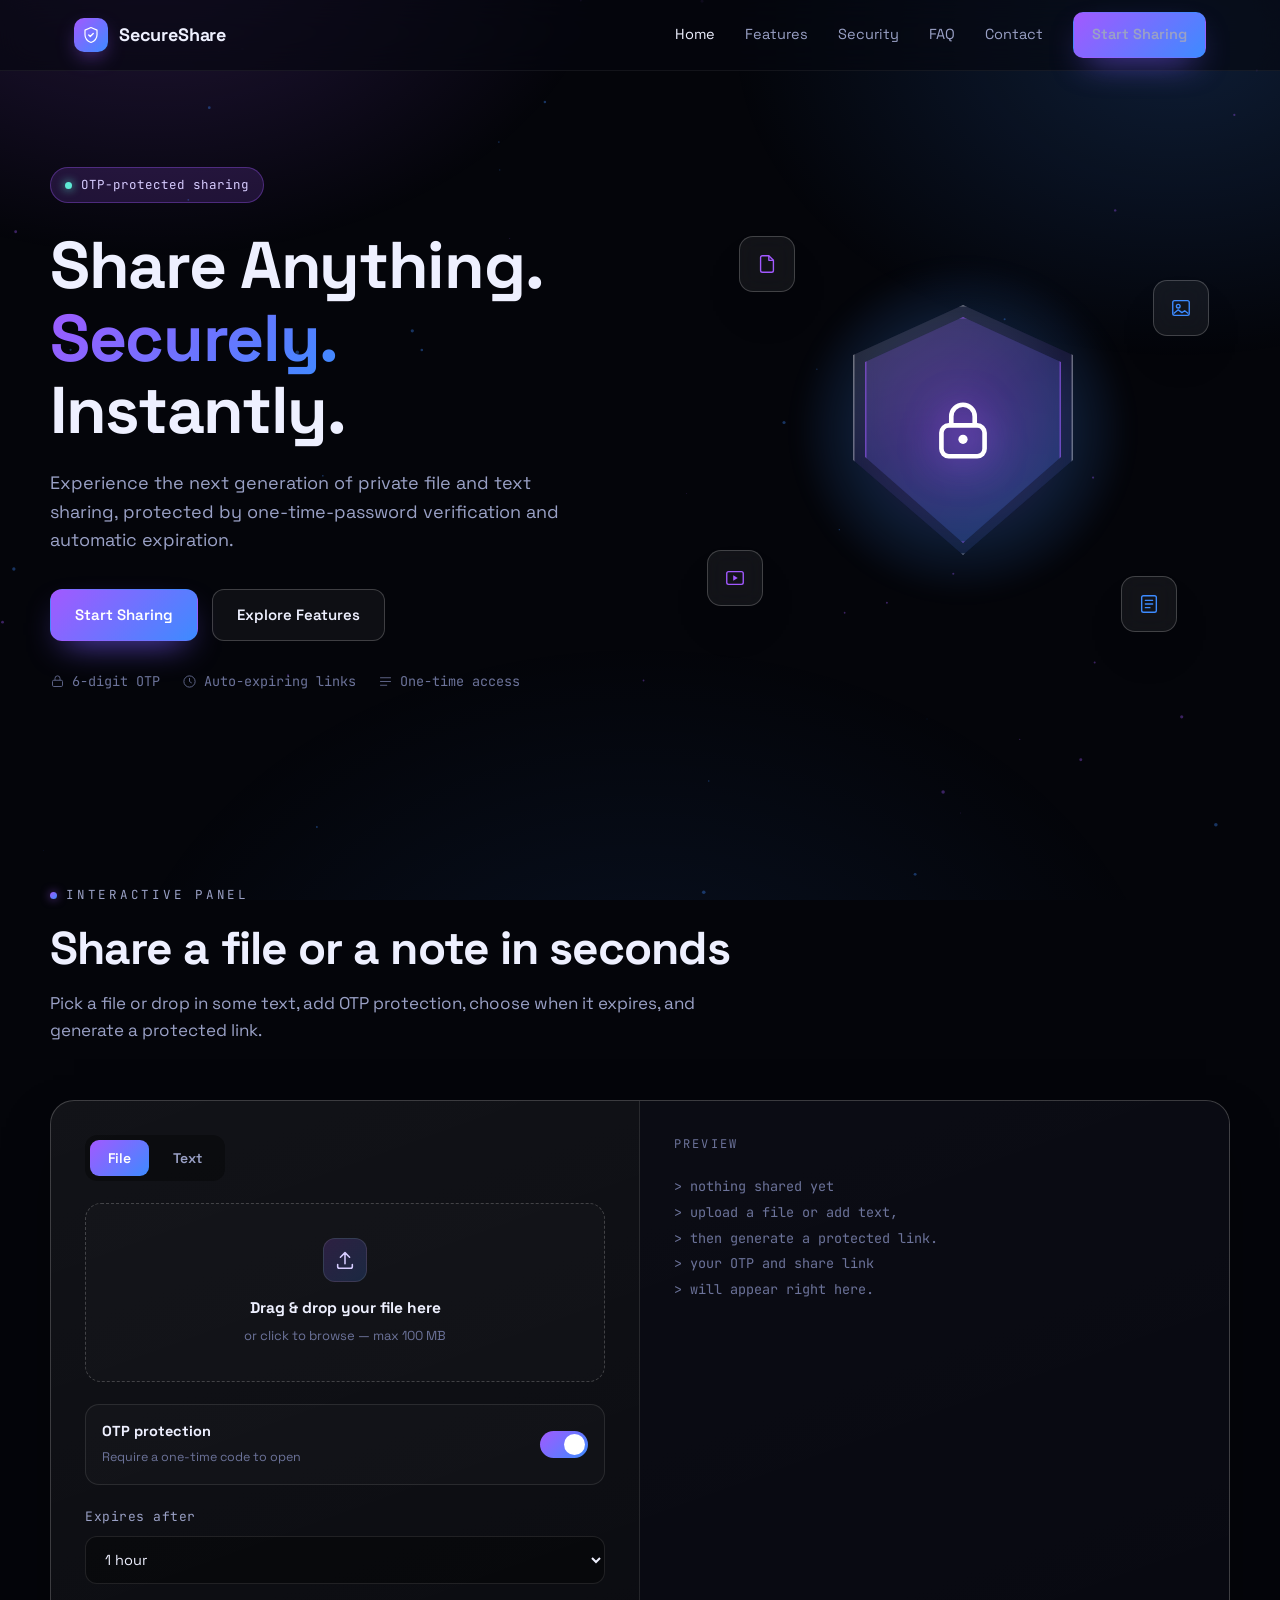
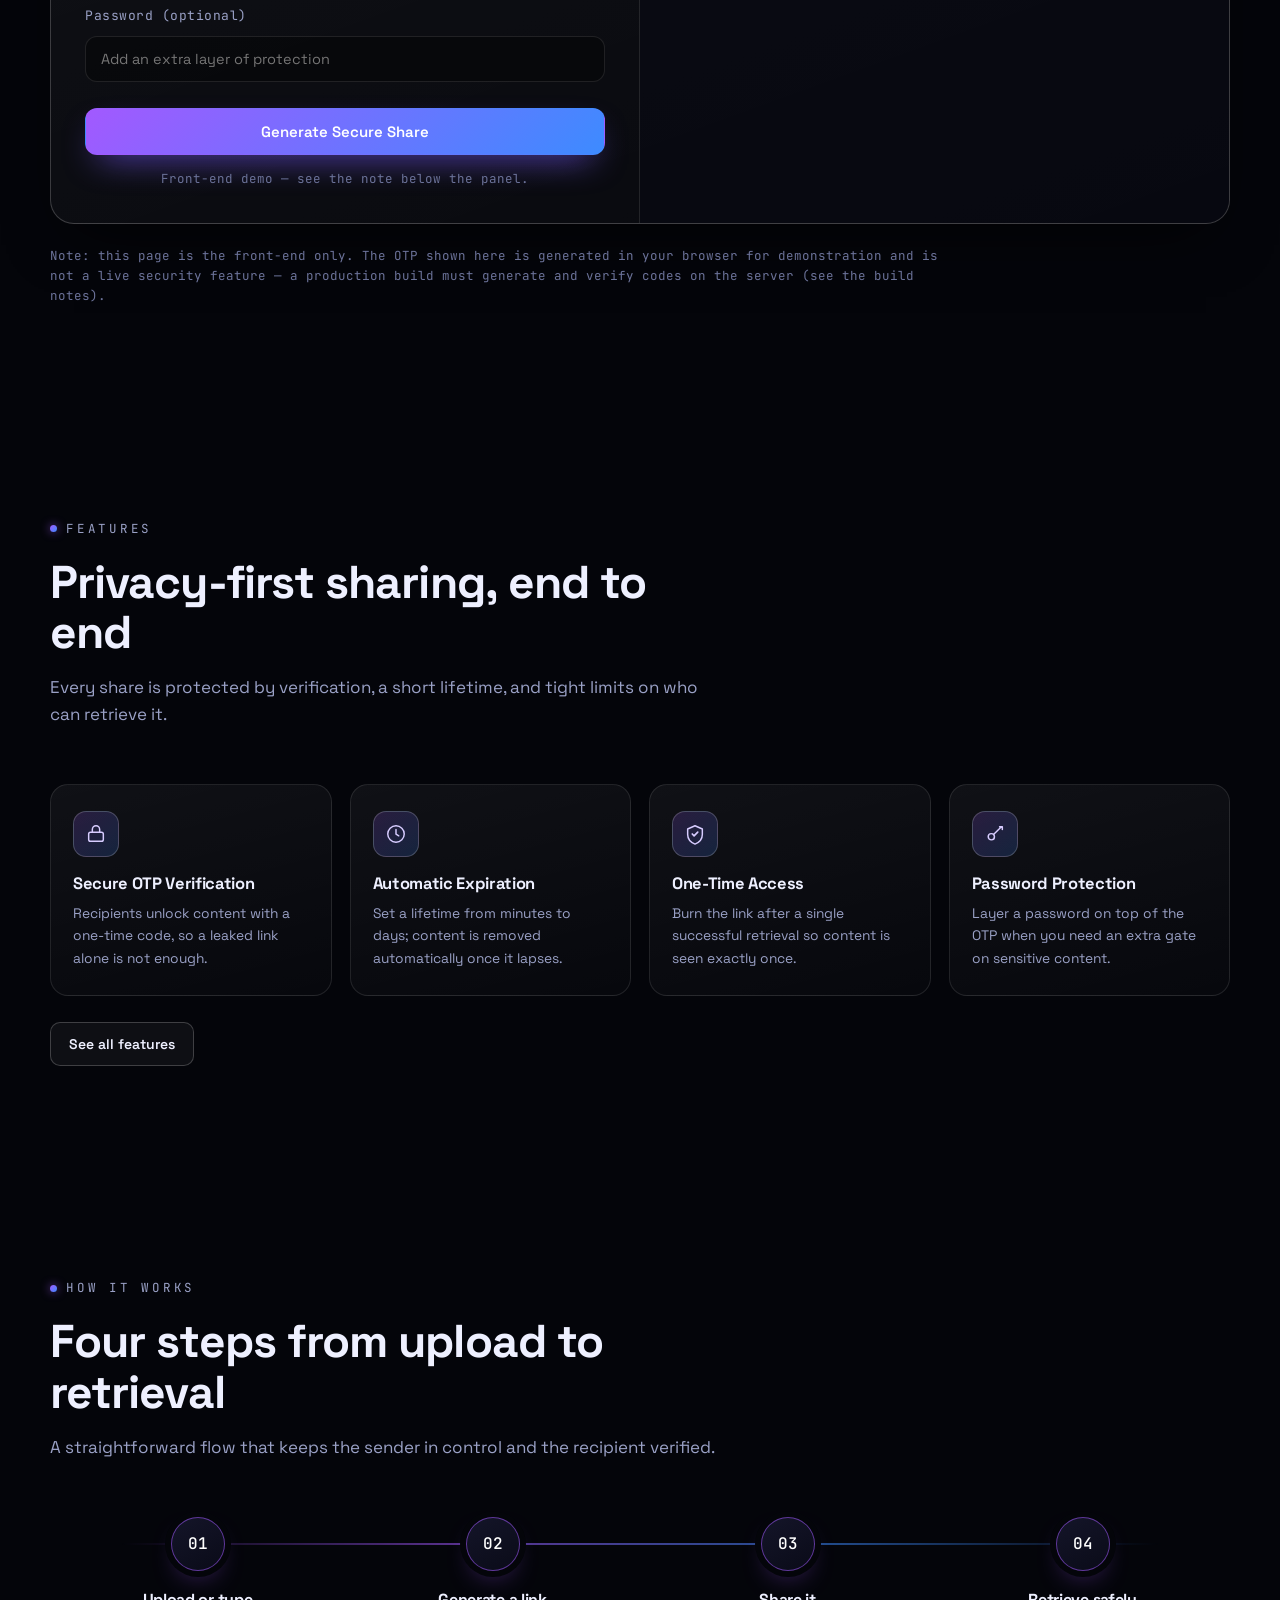
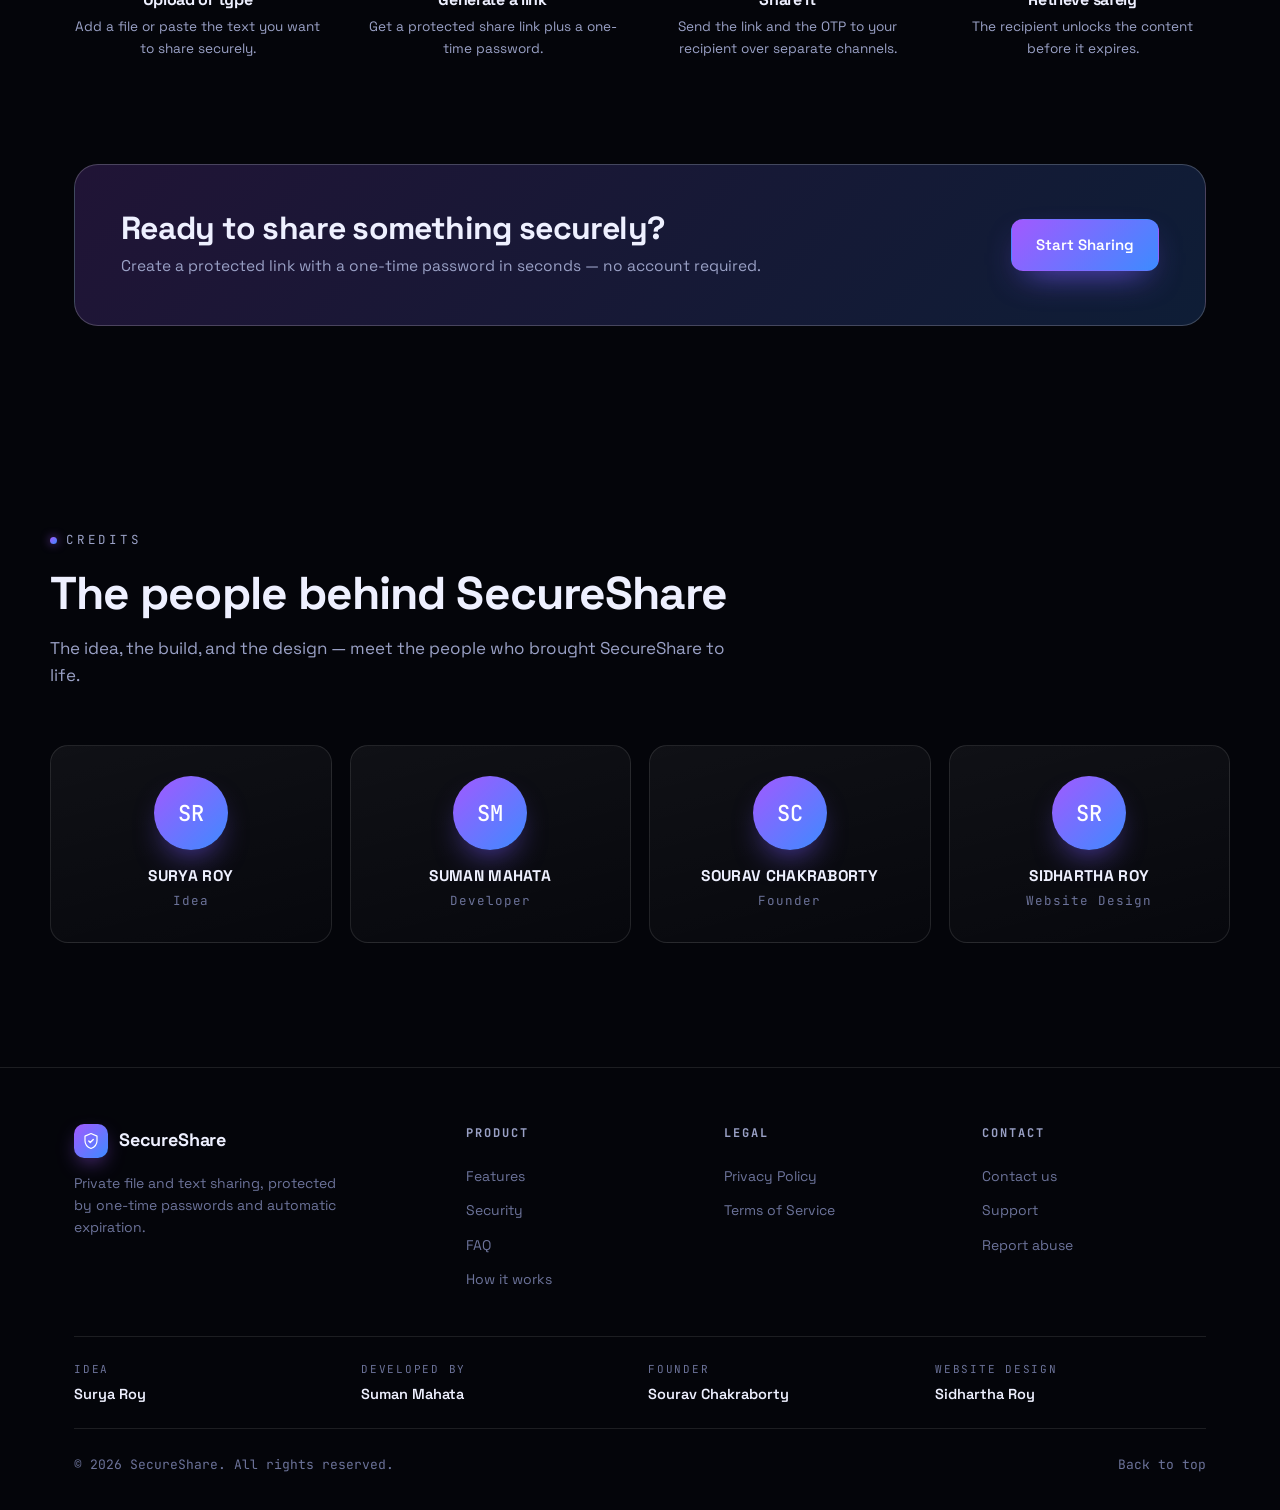
<file: index.html>
<!DOCTYPE html>
<html lang="en">
<head>
<meta charset="UTF-8">
<meta name="viewport" content="width=device-width, initial-scale=1.0">
<title>SecureShare — Share Anything. Securely. Instantly.</title>
<meta name="description" content="Share files and text privately with OTP protection, expiring links and one-time access. No account required — create a protected share in seconds.">
<link rel="canonical" href="https://secureshare.app/">
<meta name="theme-color" content="#04050a">
<meta name="robots" content="index,follow,max-image-preview:large">
<meta property="og:type" content="website">
<meta property="og:site_name" content="SecureShare">
<meta property="og:title" content="SecureShare — Share Anything. Securely. Instantly.">
<meta property="og:description" content="Share files and text privately with OTP protection, expiring links and one-time access. No account required — create a protected share in seconds.">
<meta property="og:url" content="https://secureshare.app/">
<meta property="og:image" content="https://secureshare.app/assets/og-home.png">
<meta property="og:image:width" content="1200">
<meta property="og:image:height" content="630">
<meta property="og:image:alt" content="SecureShare — private file and text sharing protected by one-time passwords">
<meta name="twitter:card" content="summary_large_image">
<meta name="twitter:title" content="SecureShare — Share Anything. Securely. Instantly.">
<meta name="twitter:description" content="Share files and text privately with OTP protection, expiring links and one-time access. No account required — create a protected share in seconds.">
<meta name="twitter:image" content="https://secureshare.app/assets/og-home.png">
<link rel="icon" href="/assets/favicon.svg" type="image/svg+xml">
<link rel="icon" href="/assets/favicon-32.png" sizes="32x32" type="image/png">
<link rel="apple-touch-icon" href="/assets/apple-touch-icon.png">
<link rel="preconnect" href="https://fonts.googleapis.com">
<link rel="preconnect" href="https://fonts.gstatic.com" crossorigin>
<link href="https://fonts.googleapis.com/css2?family=Space+Grotesk:wght@400;500;600;700&family=JetBrains+Mono:wght@400;500&display=swap" rel="stylesheet">
<link rel="stylesheet" href="/assets/styles.css">
<script type="application/ld+json">{"@context":"https://schema.org","@type":"Organization","name":"SecureShare","url":"https://secureshare.app/","logo":"https://secureshare.app/assets/apple-touch-icon.png","description":"SecureShare is a private file and text sharing service protected by one-time-password verification and automatic expiration."}</script>
<script type="application/ld+json">{"@context":"https://schema.org","@type":"WebSite","name":"SecureShare","url":"https://secureshare.app/","description":"Share files and text securely with OTP protection and expiring links."}</script>
<script type="application/ld+json">{"@context":"https://schema.org","@type":"SoftwareApplication","name":"SecureShare","applicationCategory":"UtilitiesApplication","operatingSystem":"Web","url":"https://secureshare.app/","description":"OTP-protected file and text sharing with automatic expiration, one-time access and optional password protection."}</script>
</head>
<body>
<a class="skip-link" href="#main">Skip to content</a>
<canvas id="stars" aria-hidden="true"></canvas>
<div class="wrap">
<header>
  <div class="container nav">
    <a class="brand" href="/">
      <span class="mark"><svg width="18" height="18" viewBox="0 0 24 24" fill="none" aria-hidden="true"><path d="M12 2l8 3.5v6c0 5-3.4 8.6-8 10.5-4.6-1.9-8-5.5-8-10.5v-6L12 2z" stroke="#fff" stroke-width="1.6" stroke-linejoin="round"/><path d="M9 12l2 2 4-4" stroke="#fff" stroke-width="1.8" stroke-linecap="round" stroke-linejoin="round"/></svg></span>
      SecureShare
    </a>
    <nav class="nav-links" id="navLinks" aria-label="Primary">
      <a href="/" aria-current="page">Home</a><a href="/features">Features</a><a href="/security">Security</a><a href="/faq">FAQ</a><a href="/contact">Contact</a>
      <a class="btn btn-primary btn-sm nav-cta" href="/#share">Start Sharing</a>
    </nav>
    <button class="menu-btn" id="menuBtn" aria-label="Toggle navigation menu" aria-expanded="false" aria-controls="navLinks">
      <svg width="20" height="20" viewBox="0 0 24 24" fill="none" aria-hidden="true"><path d="M4 7h16M4 12h16M4 17h16" stroke="#eef0ff" stroke-width="1.8" stroke-linecap="round"/></svg>
    </button>
  </div>
</header>
<main id="main"><!-- ================= HERO ================= -->
<section class="hero container" id="top">
  <div class="hero-grid">
    <div>
      <span class="pill"><span class="dot"></span>OTP-protected sharing</span>
      <h1>Share Anything.<br><span class="accent">Securely.</span> Instantly.</h1>
      <p class="sub">Experience the next generation of private file and text sharing, protected by one-time-password verification and automatic expiration.</p>
      <div class="hero-cta">
        <a href="#share" class="btn btn-primary">Start Sharing</a>
        <a href="/features" class="btn btn-ghost">Explore Features</a>
      </div>
      <div class="hero-note">
        <span><svg width="15" height="15" viewBox="0 0 24 24" fill="none"><rect x="4" y="10" width="16" height="10" rx="2" stroke="currentColor" stroke-width="1.6"/><path d="M8 10V7a4 4 0 018 0v3" stroke="currentColor" stroke-width="1.6"/></svg>6-digit OTP</span>
        <span><svg width="15" height="15" viewBox="0 0 24 24" fill="none"><circle cx="12" cy="12" r="9" stroke="currentColor" stroke-width="1.6"/><path d="M12 7v5l3 2" stroke="currentColor" stroke-width="1.6" stroke-linecap="round"/></svg>Auto-expiring links</span>
        <span><svg width="15" height="15" viewBox="0 0 24 24" fill="none"><path d="M4 6h16M4 12h16M4 18h10" stroke="currentColor" stroke-width="1.6" stroke-linecap="round"/></svg>One-time access</span>
      </div>
    </div>

    <div class="stage" aria-hidden="true">
      <div class="stage-glow"></div>
      <div class="orbit">
        <div class="file-chip fc-1"><svg width="22" height="22" viewBox="0 0 24 24" fill="none"><path d="M14 3H7a2 2 0 00-2 2v14a2 2 0 002 2h10a2 2 0 002-2V8l-5-5z" stroke="#a259ff" stroke-width="1.5" stroke-linejoin="round"/><path d="M14 3v5h5" stroke="#a259ff" stroke-width="1.5" stroke-linejoin="round"/></svg></div>
        <div class="file-chip fc-2"><svg width="22" height="22" viewBox="0 0 24 24" fill="none"><rect x="3" y="4" width="18" height="16" rx="2" stroke="#3d8bff" stroke-width="1.5"/><circle cx="9" cy="10" r="2" stroke="#3d8bff" stroke-width="1.5"/><path d="M4 18l5-4 4 3 3-2 4 3" stroke="#3d8bff" stroke-width="1.5" stroke-linejoin="round"/></svg></div>
        <div class="file-chip fc-3"><svg width="22" height="22" viewBox="0 0 24 24" fill="none"><rect x="3" y="5" width="18" height="14" rx="2" stroke="#a259ff" stroke-width="1.5"/><path d="M10 9l5 3-5 3V9z" fill="#a259ff"/></svg></div>
        <div class="file-chip fc-4"><svg width="22" height="22" viewBox="0 0 24 24" fill="none"><rect x="4" y="3" width="16" height="18" rx="2" stroke="#3d8bff" stroke-width="1.5"/><path d="M8 8h8M8 12h8M8 16h5" stroke="#3d8bff" stroke-width="1.5" stroke-linecap="round"/></svg></div>
      </div>
      <div class="shield">
        <div class="face"></div>
        <div class="face inner"></div>
        <div class="lock">
          <svg width="74" height="74" viewBox="0 0 24 24" fill="none"><rect x="5" y="10.5" width="14" height="10" rx="2.4" stroke="#fff" stroke-width="1.5"/><path d="M8.2 10.5V7.6a3.8 3.8 0 017.6 0v2.9" stroke="#fff" stroke-width="1.5"/><circle cx="12" cy="15" r="1.5" fill="#fff"/></svg>
        </div>
      </div>
    </div>
  </div>
</section>

<!-- ================= SHARE PANEL ================= -->
<section class="section container" id="share">
  <div class="section-head reveal">
    <span class="section-label">Interactive Panel</span>
    <h2>Share a file or a note in seconds</h2>
    <p>Pick a file or drop in some text, add OTP protection, choose when it expires, and generate a protected link.</p>
  </div>

  <div class="panel-card reveal">
    <div class="panel-left">
      <div class="tabs" role="tablist">
        <button class="tab active" data-tab="file" role="tab">File</button>
        <button class="tab" data-tab="text" role="tab">Text</button>
      </div>

      <div class="dropzone" id="dropzone">
        <div class="ico"><svg width="22" height="22" viewBox="0 0 24 24" fill="none"><path d="M12 16V4m0 0L7 9m5-5l5 5" stroke="#d7ccff" stroke-width="1.7" stroke-linecap="round" stroke-linejoin="round"/><path d="M4 17v2a2 2 0 002 2h12a2 2 0 002-2v-2" stroke="#d7ccff" stroke-width="1.7" stroke-linecap="round"/></svg></div>
        <h4 id="dzTitle">Drag &amp; drop your file here</h4>
        <p id="dzSub">or click to browse — max 100&nbsp;MB</p>
        <input type="file" id="fileInput" hidden>
      </div>
      <textarea class="filetext hidden" id="textArea" placeholder="Type or paste the text you want to share..."></textarea>

      <div class="row-between">
        <div class="lbl"><strong>OTP protection</strong><small>Require a one-time code to open</small></div>
        <label class="switch"><input type="checkbox" id="otpToggle" checked><span class="slider"></span></label>
      </div>

      <div class="field">
        <label for="expiry">Expires after</label>
        <select id="expiry">
          <option>5 minutes</option>
          <option selected>1 hour</option>
          <option>24 hours</option>
          <option>7 days</option>
        </select>
      </div>

      <div class="field">
        <label for="pass">Password (optional)</label>
        <input type="text" id="pass" placeholder="Add an extra layer of protection">
      </div>

      <div class="panel-actions">
        <button class="btn btn-primary" id="generateBtn">Generate Secure Share</button>
      </div>
      <p class="hint">Front-end demo — see the note below the panel.</p>
    </div>

    <div class="panel-right">
      <div class="state on" id="stateIdle">
        <p class="right-head">Preview</p>
        <p class="empty-note">
          &gt; nothing shared yet<br>
          &gt; upload a file or add text,<br>
          &gt; then generate a protected link.<br>
          &gt; your OTP and share link<br>
          &gt; will appear right here.
        </p>
      </div>

      <div class="state" id="stateProgress">
        <p class="right-head">Securing your content</p>
        <div class="progress"><div class="bar" id="bar"></div></div>
        <p class="progress-num" id="pct">0%</p>
      </div>

      <div class="state" id="stateDone">
        <p class="right-head">Share created</p>
        <div class="otp-box">
          <small>One-time password</small>
          <div class="otp-code" id="otpOut">------</div>
        </div>
        <div class="copy-row">
          <span class="val" id="linkOut">https://secureshare.app/s/...</span>
          <button class="copy-btn" data-copy="linkOut">Copy</button>
        </div>
        <div class="copy-row">
          <span class="val" id="otpCopy">------</span>
          <button class="copy-btn" data-copy="otpCopy">Copy</button>
        </div>
        <ul class="meta-list">
          <li><span>Expires</span><span id="expOut">1 hour</span></li>
          <li><span>Access</span><span id="accessOut">One-time</span></li>
          <li><span>Password</span><span id="passOut">Off</span></li>
        </ul>
        <button class="btn btn-ghost btn-sm" id="resetBtn" style="width:100%">Create another</button>
      </div>
    </div>
  </div>

  <p class="hint reveal" style="text-align:left;max-width:900px;margin-top:22px">
    Note: this page is the front-end only. The OTP shown here is generated in your browser for demonstration and is not a live security feature — a production build must generate and verify codes on the server (see the build notes).
  </p>
</section>

<section class="section container" id="features">
  <div class="section-head reveal">
    <span class="section-label">Features</span>
    <h2>Privacy-first sharing, end to end</h2>
    <p>Every share is protected by verification, a short lifetime, and tight limits on who can retrieve it.</p>
  </div>
  <div class="features-grid">
    <div class="f-card reveal"><div class="f-ico"><svg width="22" height="22" viewBox="0 0 24 24" fill="none" aria-hidden="true"><rect x="4" y="10" width="16" height="10" rx="2" stroke="#d7ccff" stroke-width="1.6"/><path d="M8 10V7a4 4 0 018 0v3" stroke="#d7ccff" stroke-width="1.6"/></svg></div><h3>Secure OTP Verification</h3><p>Recipients unlock content with a one-time code, so a leaked link alone is not enough.</p></div>
    <div class="f-card reveal"><div class="f-ico"><svg width="22" height="22" viewBox="0 0 24 24" fill="none" aria-hidden="true"><circle cx="12" cy="12" r="9" stroke="#d7ccff" stroke-width="1.6"/><path d="M12 7v5l3 2" stroke="#d7ccff" stroke-width="1.6" stroke-linecap="round"/></svg></div><h3>Automatic Expiration</h3><p>Set a lifetime from minutes to days; content is removed automatically once it lapses.</p></div>
    <div class="f-card reveal"><div class="f-ico"><svg width="22" height="22" viewBox="0 0 24 24" fill="none" aria-hidden="true"><path d="M12 3l8 3.5v6c0 5-3.4 8.6-8 10.5-4.6-1.9-8-5.5-8-10.5v-6L12 3z" stroke="#d7ccff" stroke-width="1.6" stroke-linejoin="round"/><path d="M9 12l2 2 4-4" stroke="#d7ccff" stroke-width="1.8" stroke-linecap="round" stroke-linejoin="round"/></svg></div><h3>One-Time Access</h3><p>Burn the link after a single successful retrieval so content is seen exactly once.</p></div>
    <div class="f-card reveal"><div class="f-ico"><svg width="22" height="22" viewBox="0 0 24 24" fill="none" aria-hidden="true"><circle cx="8" cy="15" r="3.4" stroke="#d7ccff" stroke-width="1.6"/><path d="M10.4 12.6L19 4m-2 0h3v3" stroke="#d7ccff" stroke-width="1.6" stroke-linecap="round" stroke-linejoin="round"/></svg></div><h3>Password Protection</h3><p>Layer a password on top of the OTP when you need an extra gate on sensitive content.</p></div>
  </div>
  <p style="margin-top:26px"><a class="btn btn-ghost btn-sm" href="/features">See all features</a></p>
</section>

<!-- ================= HOW IT WORKS ================= -->
<section class="section container" id="how">
  <div class="section-head reveal">
    <span class="section-label">How it works</span>
    <h2>Four steps from upload to retrieval</h2>
    <p>A straightforward flow that keeps the sender in control and the recipient verified.</p>
  </div>
  <div class="steps">
    <div class="step reveal"><div class="num">01</div><h3>Upload or type</h3><p>Add a file or paste the text you want to share securely.</p></div>
    <div class="step reveal"><div class="num">02</div><h3>Generate a link</h3><p>Get a protected share link plus a one-time password.</p></div>
    <div class="step reveal"><div class="num">03</div><h3>Share it</h3><p>Send the link and the OTP to your recipient over separate channels.</p></div>
    <div class="step reveal"><div class="num">04</div><h3>Retrieve safely</h3><p>The recipient unlocks the content before it expires.</p></div>
  </div>
</section>


<section class="container" style="padding-bottom:96px">
  <div class="cta-band reveal">
    <div>
      <h2>Ready to share something securely?</h2>
      <p>Create a protected link with a one-time password in seconds — no account required.</p>
    </div>
    <a class="btn btn-primary" href="/#share">Start Sharing</a>
  </div>
</section>

<!-- ================= TEAM ================= -->
<section class="section container" id="team">
  <div class="section-head reveal">
    <span class="section-label">Credits</span>
    <h2>The people behind SecureShare</h2>
    <p>The idea, the build, and the design — meet the people who brought SecureShare to life.</p>
  </div>
  <div class="team-grid">
    <div class="member reveal"><div class="avatar">SR</div><h3>Surya Roy</h3><p>Idea</p></div>
    <div class="member reveal"><div class="avatar">SM</div><h3>Suman Mahata</h3><p>Developer</p></div>
    <div class="member reveal"><div class="avatar">SC</div><h3>Sourav Chakraborty</h3><p>Founder</p></div>
    <div class="member reveal"><div class="avatar">SR</div><h3>Sidhartha Roy</h3><p>Website Design</p></div>
  </div>
</section>

</main>
<footer>
  <div class="container">
    <div class="foot-grid">
      <div class="foot-brand">
        <a class="brand" href="/">
          <span class="mark"><svg width="18" height="18" viewBox="0 0 24 24" fill="none" aria-hidden="true"><path d="M12 2l8 3.5v6c0 5-3.4 8.6-8 10.5-4.6-1.9-8-5.5-8-10.5v-6L12 2z" stroke="#fff" stroke-width="1.6" stroke-linejoin="round"/><path d="M9 12l2 2 4-4" stroke="#fff" stroke-width="1.8" stroke-linecap="round" stroke-linejoin="round"/></svg></span>
          SecureShare
        </a>
        <p>Private file and text sharing, protected by one-time passwords and automatic expiration.</p>
      </div>
      <div class="foot-col">
        <h4>Product</h4>
        <a href="/features">Features</a>
        <a href="/security">Security</a>
        <a href="/faq">FAQ</a>
        <a href="/#how">How it works</a>
      </div>
      <div class="foot-col">
        <h4>Legal</h4>
        <a href="/privacy">Privacy Policy</a>
        <a href="/terms">Terms of Service</a>
      </div>
      <div class="foot-col">
        <h4>Contact</h4>
        <a href="/contact">Contact us</a>
        <a href="/contact">Support</a>
        <a href="/contact">Report abuse</a>
      </div>
    </div>
    <div class="credits">
      <div><span class="role">Idea</span><span class="name">Surya Roy</span></div>
      <div><span class="role">Developed by</span><span class="name">Suman Mahata</span></div>
      <div><span class="role">Founder</span><span class="name">Sourav Chakraborty</span></div>
      <div><span class="role">Website design</span><span class="name">Sidhartha Roy</span></div>
    </div>
    <div class="foot-bottom">
      <span>&copy; 2026 SecureShare. All rights reserved.</span>
      <a href="/#top">Back to top</a>
    </div>
  </div>
</footer>
</div>
<script src="/assets/site.js" defer></script>
</body>
</html>
</file>
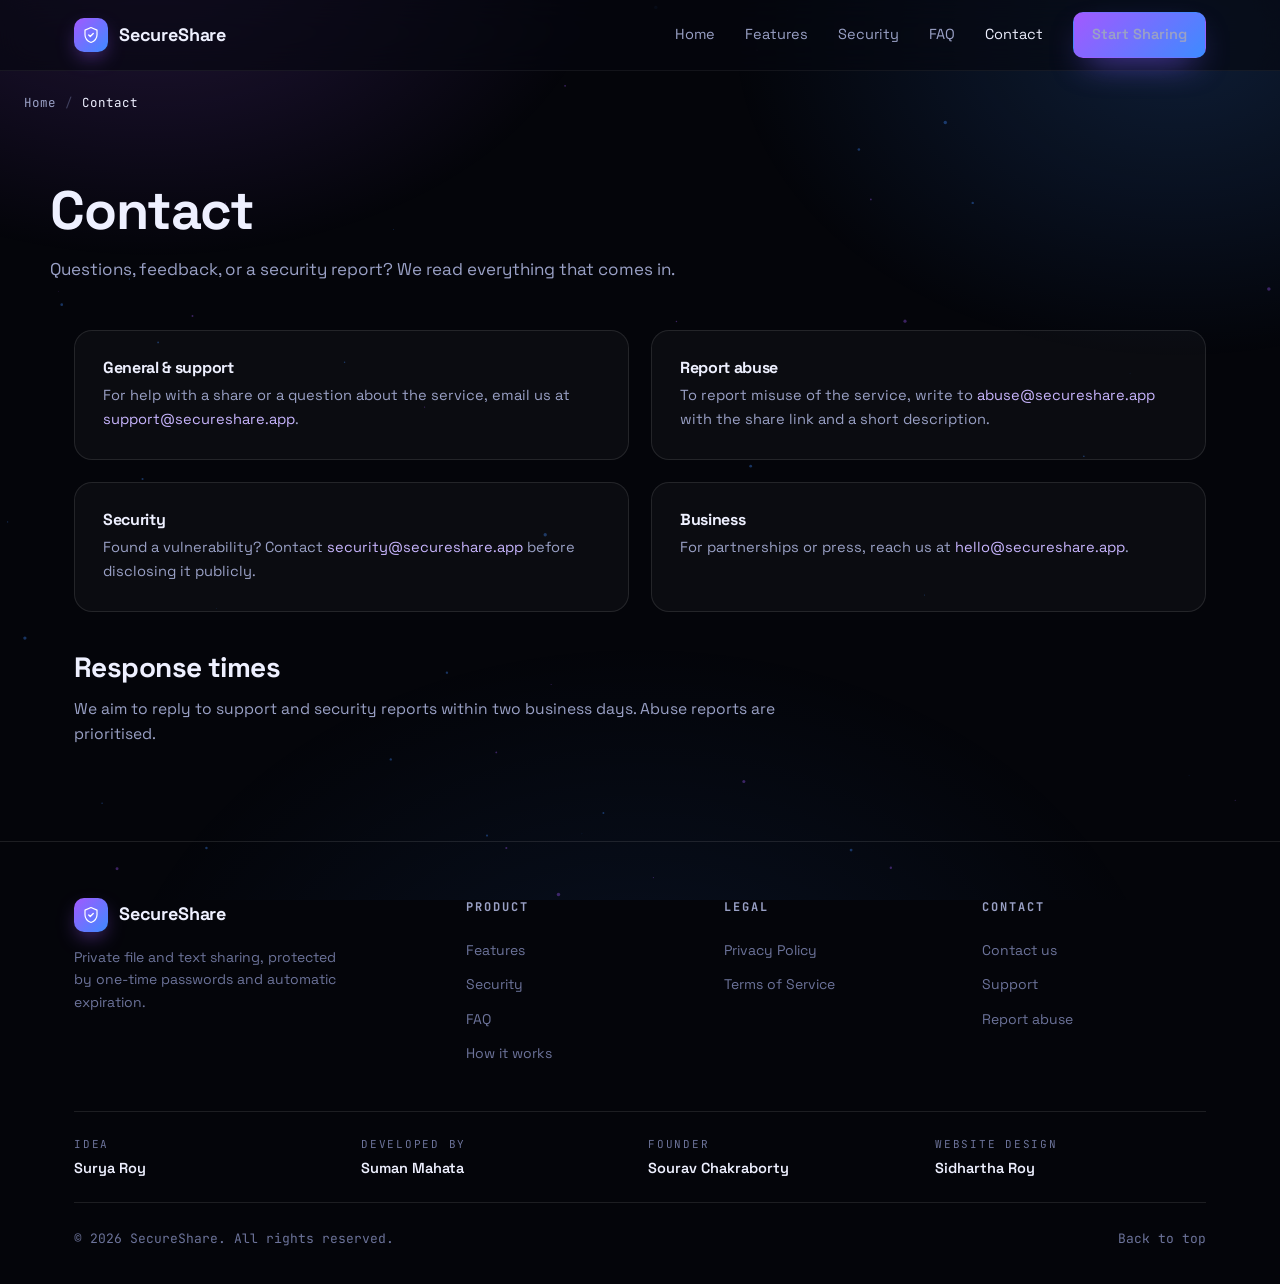
<file: contact.html>
<!DOCTYPE html>
<html lang="en">
<head>
<meta charset="UTF-8">
<meta name="viewport" content="width=device-width, initial-scale=1.0">
<title>Contact SecureShare — Support, Abuse & Security</title>
<meta name="description" content="Get in touch with the SecureShare team for support, abuse reports, security disclosures or business enquiries.">
<link rel="canonical" href="https://secureshare.app/contact">
<meta name="theme-color" content="#04050a">
<meta name="robots" content="index,follow,max-image-preview:large">
<meta property="og:type" content="website">
<meta property="og:site_name" content="SecureShare">
<meta property="og:title" content="Contact SecureShare — Support, Abuse & Security">
<meta property="og:description" content="Get in touch with the SecureShare team for support, abuse reports, security disclosures or business enquiries.">
<meta property="og:url" content="https://secureshare.app/contact">
<meta property="og:image" content="https://secureshare.app/assets/og-home.png">
<meta property="og:image:width" content="1200">
<meta property="og:image:height" content="630">
<meta property="og:image:alt" content="SecureShare — private file and text sharing protected by one-time passwords">
<meta name="twitter:card" content="summary_large_image">
<meta name="twitter:title" content="Contact SecureShare — Support, Abuse & Security">
<meta name="twitter:description" content="Get in touch with the SecureShare team for support, abuse reports, security disclosures or business enquiries.">
<meta name="twitter:image" content="https://secureshare.app/assets/og-home.png">
<link rel="icon" href="/assets/favicon.svg" type="image/svg+xml">
<link rel="icon" href="/assets/favicon-32.png" sizes="32x32" type="image/png">
<link rel="apple-touch-icon" href="/assets/apple-touch-icon.png">
<link rel="preconnect" href="https://fonts.googleapis.com">
<link rel="preconnect" href="https://fonts.gstatic.com" crossorigin>
<link href="https://fonts.googleapis.com/css2?family=Space+Grotesk:wght@400;500;600;700&family=JetBrains+Mono:wght@400;500&display=swap" rel="stylesheet">
<link rel="stylesheet" href="/assets/styles.css">
<script type="application/ld+json">{"@context":"https://schema.org","@type":"BreadcrumbList","itemListElement":[{"@type":"ListItem","position":1,"name":"Home","item":"https://secureshare.app/"},{"@type":"ListItem","position":2,"name":"Contact","item":"https://secureshare.app/contact"}]}</script>
</head>
<body>
<a class="skip-link" href="#main">Skip to content</a>
<canvas id="stars" aria-hidden="true"></canvas>
<div class="wrap">
<header>
  <div class="container nav">
    <a class="brand" href="/">
      <span class="mark"><svg width="18" height="18" viewBox="0 0 24 24" fill="none" aria-hidden="true"><path d="M12 2l8 3.5v6c0 5-3.4 8.6-8 10.5-4.6-1.9-8-5.5-8-10.5v-6L12 2z" stroke="#fff" stroke-width="1.6" stroke-linejoin="round"/><path d="M9 12l2 2 4-4" stroke="#fff" stroke-width="1.8" stroke-linecap="round" stroke-linejoin="round"/></svg></span>
      SecureShare
    </a>
    <nav class="nav-links" id="navLinks" aria-label="Primary">
      <a href="/">Home</a><a href="/features">Features</a><a href="/security">Security</a><a href="/faq">FAQ</a><a href="/contact" aria-current="page">Contact</a>
      <a class="btn btn-primary btn-sm nav-cta" href="/#share">Start Sharing</a>
    </nav>
    <button class="menu-btn" id="menuBtn" aria-label="Toggle navigation menu" aria-expanded="false" aria-controls="navLinks">
      <svg width="20" height="20" viewBox="0 0 24 24" fill="none" aria-hidden="true"><path d="M4 7h16M4 12h16M4 17h16" stroke="#eef0ff" stroke-width="1.8" stroke-linecap="round"/></svg>
    </button>
  </div>
</header>
<main id="main">
<nav class="crumbs container" aria-label="Breadcrumb"><a href="/">Home</a><span class="sep" aria-hidden="true">/</span><span aria-current="page">Contact</span></nav>
<section class="page-hero container">
  <h1>Contact</h1>
  <p>Questions, feedback, or a security report? We read everything that comes in.</p>
</section>
<section class="container" style="padding-top:30px;padding-bottom:60px">
  <div class="contact-grid">
    <div class="info-card">
      <h3>General &amp; support</h3>
      <p>For help with a share or a question about the service, email us at <a href="mailto:support@secureshare.app">support@secureshare.app</a>.</p>
    </div>
    <div class="info-card">
      <h3>Report abuse</h3>
      <p>To report misuse of the service, write to <a href="mailto:abuse@secureshare.app">abuse@secureshare.app</a> with the share link and a short description.</p>
    </div>
    <div class="info-card">
      <h3>Security</h3>
      <p>Found a vulnerability? Contact <a href="mailto:security@secureshare.app">security@secureshare.app</a> before disclosing it publicly.</p>
    </div>
    <div class="info-card">
      <h3>Business</h3>
      <p>For partnerships or press, reach us at <a href="mailto:hello@secureshare.app">hello@secureshare.app</a>.</p>
    </div>
  </div>
  <div class="prose" style="margin-top:38px">
    <h2>Response times</h2>
    <p>We aim to reply to support and security reports within two business days. Abuse reports are prioritised.</p>
  </div>
</section>

</main>
<footer>
  <div class="container">
    <div class="foot-grid">
      <div class="foot-brand">
        <a class="brand" href="/">
          <span class="mark"><svg width="18" height="18" viewBox="0 0 24 24" fill="none" aria-hidden="true"><path d="M12 2l8 3.5v6c0 5-3.4 8.6-8 10.5-4.6-1.9-8-5.5-8-10.5v-6L12 2z" stroke="#fff" stroke-width="1.6" stroke-linejoin="round"/><path d="M9 12l2 2 4-4" stroke="#fff" stroke-width="1.8" stroke-linecap="round" stroke-linejoin="round"/></svg></span>
          SecureShare
        </a>
        <p>Private file and text sharing, protected by one-time passwords and automatic expiration.</p>
      </div>
      <div class="foot-col">
        <h4>Product</h4>
        <a href="/features">Features</a>
        <a href="/security">Security</a>
        <a href="/faq">FAQ</a>
        <a href="/#how">How it works</a>
      </div>
      <div class="foot-col">
        <h4>Legal</h4>
        <a href="/privacy">Privacy Policy</a>
        <a href="/terms">Terms of Service</a>
      </div>
      <div class="foot-col">
        <h4>Contact</h4>
        <a href="/contact">Contact us</a>
        <a href="/contact">Support</a>
        <a href="/contact">Report abuse</a>
      </div>
    </div>
    <div class="credits">
      <div><span class="role">Idea</span><span class="name">Surya Roy</span></div>
      <div><span class="role">Developed by</span><span class="name">Suman Mahata</span></div>
      <div><span class="role">Founder</span><span class="name">Sourav Chakraborty</span></div>
      <div><span class="role">Website design</span><span class="name">Sidhartha Roy</span></div>
    </div>
    <div class="foot-bottom">
      <span>&copy; 2026 SecureShare. All rights reserved.</span>
      <a href="/#top">Back to top</a>
    </div>
  </div>
</footer>
</div>
<script src="/assets/site.js" defer></script>
</body>
</html>
</file>
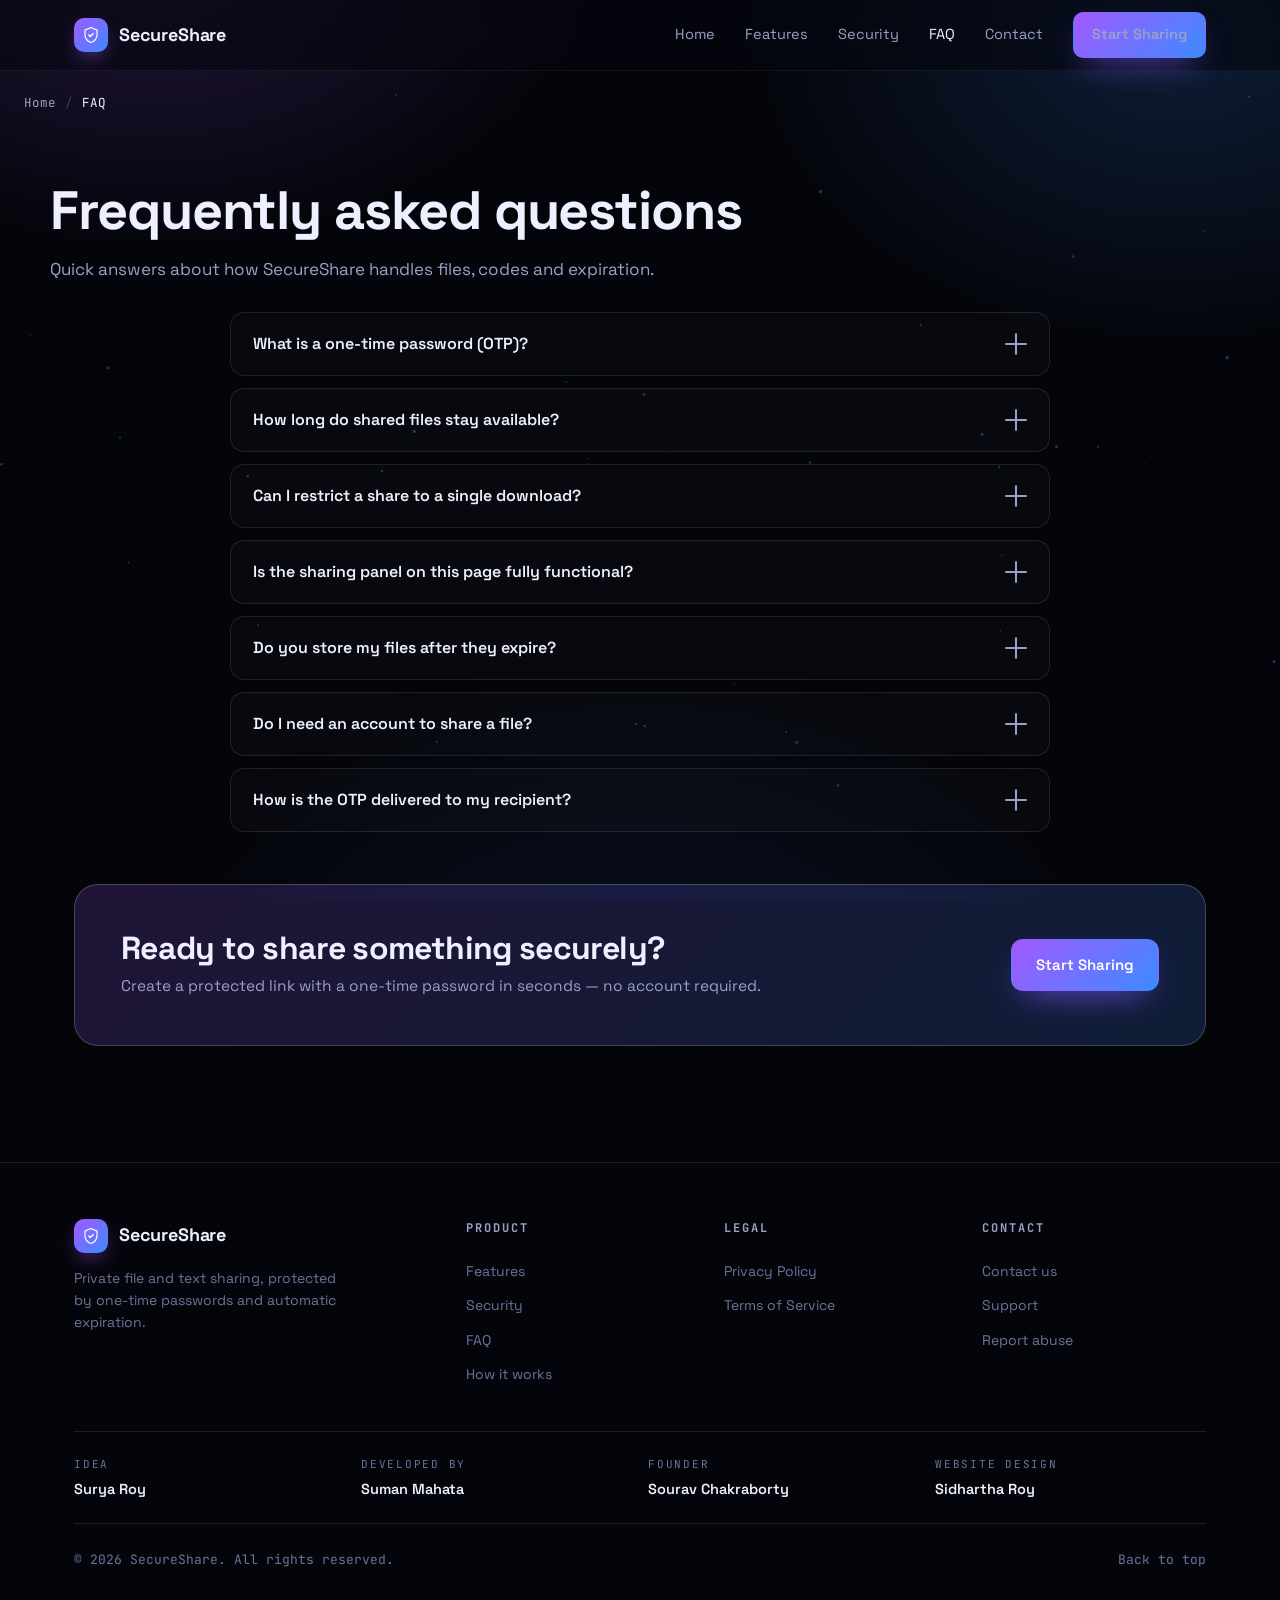
<file: faq.html>
<!DOCTYPE html>
<html lang="en">
<head>
<meta charset="UTF-8">
<meta name="viewport" content="width=device-width, initial-scale=1.0">
<title>FAQ — Secure File Sharing Questions | SecureShare</title>
<meta name="description" content="Answers to common questions about SecureShare: one-time passwords, expiry times, one-time access, accounts and how OTPs are delivered.">
<link rel="canonical" href="https://secureshare.app/faq">
<meta name="theme-color" content="#04050a">
<meta name="robots" content="index,follow,max-image-preview:large">
<meta property="og:type" content="website">
<meta property="og:site_name" content="SecureShare">
<meta property="og:title" content="FAQ — Secure File Sharing Questions | SecureShare">
<meta property="og:description" content="Answers to common questions about SecureShare: one-time passwords, expiry times, one-time access, accounts and how OTPs are delivered.">
<meta property="og:url" content="https://secureshare.app/faq">
<meta property="og:image" content="https://secureshare.app/assets/og-faq.png">
<meta property="og:image:width" content="1200">
<meta property="og:image:height" content="630">
<meta property="og:image:alt" content="SecureShare — private file and text sharing protected by one-time passwords">
<meta name="twitter:card" content="summary_large_image">
<meta name="twitter:title" content="FAQ — Secure File Sharing Questions | SecureShare">
<meta name="twitter:description" content="Answers to common questions about SecureShare: one-time passwords, expiry times, one-time access, accounts and how OTPs are delivered.">
<meta name="twitter:image" content="https://secureshare.app/assets/og-faq.png">
<link rel="icon" href="/assets/favicon.svg" type="image/svg+xml">
<link rel="icon" href="/assets/favicon-32.png" sizes="32x32" type="image/png">
<link rel="apple-touch-icon" href="/assets/apple-touch-icon.png">
<link rel="preconnect" href="https://fonts.googleapis.com">
<link rel="preconnect" href="https://fonts.gstatic.com" crossorigin>
<link href="https://fonts.googleapis.com/css2?family=Space+Grotesk:wght@400;500;600;700&family=JetBrains+Mono:wght@400;500&display=swap" rel="stylesheet">
<link rel="stylesheet" href="/assets/styles.css">
<script type="application/ld+json">{"@context":"https://schema.org","@type":"BreadcrumbList","itemListElement":[{"@type":"ListItem","position":1,"name":"Home","item":"https://secureshare.app/"},{"@type":"ListItem","position":2,"name":"FAQ","item":"https://secureshare.app/faq"}]}</script>
<script type="application/ld+json">{"@context":"https://schema.org","@type":"FAQPage","mainEntity":[{"@type":"Question","name":"What is a one-time password (OTP)?","acceptedAnswer":{"@type":"Answer","text":"A short code that a recipient must enter to unlock a share. Because it is delivered separately from the link, possessing the link alone does not grant access."}},{"@type":"Question","name":"How long do shared files stay available?","acceptedAnswer":{"@type":"Answer","text":"You choose the lifetime when you create the share, from five minutes up to seven days. Once it lapses, the content and its metadata are removed automatically."}},{"@type":"Question","name":"Can I restrict a share to a single download?","acceptedAnswer":{"@type":"Answer","text":"Yes. One-time access means the link stops working after the first successful retrieval, so the content is seen exactly once."}},{"@type":"Question","name":"Do I need an account to share a file?","acceptedAnswer":{"@type":"Answer","text":"No. You can upload a file or paste text and generate a protected link without creating an account."}},{"@type":"Question","name":"How is the OTP delivered to my recipient?","acceptedAnswer":{"@type":"Answer","text":"You send the OTP yourself, ideally over a different channel from the link, so that holding the link alone is not enough."}},{"@type":"Question","name":"Do you store my files after they expire?","acceptedAnswer":{"@type":"Answer","text":"No. Expired shares are deleted from storage along with their database records, so nothing lingers beyond the lifetime you set."}}]}</script>
</head>
<body>
<a class="skip-link" href="#main">Skip to content</a>
<canvas id="stars" aria-hidden="true"></canvas>
<div class="wrap">
<header>
  <div class="container nav">
    <a class="brand" href="/">
      <span class="mark"><svg width="18" height="18" viewBox="0 0 24 24" fill="none" aria-hidden="true"><path d="M12 2l8 3.5v6c0 5-3.4 8.6-8 10.5-4.6-1.9-8-5.5-8-10.5v-6L12 2z" stroke="#fff" stroke-width="1.6" stroke-linejoin="round"/><path d="M9 12l2 2 4-4" stroke="#fff" stroke-width="1.8" stroke-linecap="round" stroke-linejoin="round"/></svg></span>
      SecureShare
    </a>
    <nav class="nav-links" id="navLinks" aria-label="Primary">
      <a href="/">Home</a><a href="/features">Features</a><a href="/security">Security</a><a href="/faq" aria-current="page">FAQ</a><a href="/contact">Contact</a>
      <a class="btn btn-primary btn-sm nav-cta" href="/#share">Start Sharing</a>
    </nav>
    <button class="menu-btn" id="menuBtn" aria-label="Toggle navigation menu" aria-expanded="false" aria-controls="navLinks">
      <svg width="20" height="20" viewBox="0 0 24 24" fill="none" aria-hidden="true"><path d="M4 7h16M4 12h16M4 17h16" stroke="#eef0ff" stroke-width="1.8" stroke-linecap="round"/></svg>
    </button>
  </div>
</header>
<main id="main">
<nav class="crumbs container" aria-label="Breadcrumb"><a href="/">Home</a><span class="sep" aria-hidden="true">/</span><span aria-current="page">FAQ</span></nav>
<section class="page-hero container">
  <h1>Frequently asked questions</h1>
  <p>Quick answers about how SecureShare handles files, codes and expiration.</p>
</section>
<section class="container" style="padding-top:20px;padding-bottom:40px">
  <div class="faq">
    <div class="faq-item">
      <button class="faq-q">What is a one-time password (OTP)? <span class="plus"></span></button>
      <div class="faq-a"><p>A short code that a recipient must enter to unlock a share. Because it is delivered separately from the link, possessing the link alone does not grant access.</p></div>
    </div>
    <div class="faq-item">
      <button class="faq-q">How long do shared files stay available? <span class="plus"></span></button>
      <div class="faq-a"><p>You choose the lifetime when you create the share — from five minutes up to seven days. Once it lapses, the content and its metadata are removed automatically.</p></div>
    </div>
    <div class="faq-item">
      <button class="faq-q">Can I restrict a share to a single download? <span class="plus"></span></button>
      <div class="faq-a"><p>Yes. One-time access means the link stops working after the first successful retrieval, so the content is seen exactly once.</p></div>
    </div>
    <div class="faq-item">
      <button class="faq-q">Is the sharing panel on this page fully functional? <span class="plus"></span></button>
      <div class="faq-a"><p>This page is the front-end of the product. The panel demonstrates the full flow, but real uploads, OTP verification, storage, and expiry run on a server. See the build notes for what the production backend needs.</p></div>
    </div>
    <div class="faq-item">
      <button class="faq-q">Do you store my files after they expire? <span class="plus"></span></button>
      <div class="faq-a"><p>No. Expired shares are deleted from storage along with their database records, so nothing lingers beyond the lifetime you set.</p></div>
    </div>
  
    <div class="faq-item">
      <button class="faq-q">Do I need an account to share a file? <span class="plus"></span></button>
      <div class="faq-a"><p>No. You can upload a file or paste text and generate a protected link without creating an account. Accounts, when available, add management features rather than gating basic sharing.</p></div>
    </div>
    <div class="faq-item">
      <button class="faq-q">How is the OTP delivered to my recipient? <span class="plus"></span></button>
      <div class="faq-a"><p>You send the OTP yourself, ideally over a different channel from the link — for example the link by email and the code by chat. Keeping the two apart is what makes the protection effective.</p></div>
    </div>
</div>
</section>

<section class="container" style="padding-bottom:96px">
  <div class="cta-band reveal">
    <div>
      <h2>Ready to share something securely?</h2>
      <p>Create a protected link with a one-time password in seconds — no account required.</p>
    </div>
    <a class="btn btn-primary" href="/#share">Start Sharing</a>
  </div>
</section>

</main>
<footer>
  <div class="container">
    <div class="foot-grid">
      <div class="foot-brand">
        <a class="brand" href="/">
          <span class="mark"><svg width="18" height="18" viewBox="0 0 24 24" fill="none" aria-hidden="true"><path d="M12 2l8 3.5v6c0 5-3.4 8.6-8 10.5-4.6-1.9-8-5.5-8-10.5v-6L12 2z" stroke="#fff" stroke-width="1.6" stroke-linejoin="round"/><path d="M9 12l2 2 4-4" stroke="#fff" stroke-width="1.8" stroke-linecap="round" stroke-linejoin="round"/></svg></span>
          SecureShare
        </a>
        <p>Private file and text sharing, protected by one-time passwords and automatic expiration.</p>
      </div>
      <div class="foot-col">
        <h4>Product</h4>
        <a href="/features">Features</a>
        <a href="/security">Security</a>
        <a href="/faq">FAQ</a>
        <a href="/#how">How it works</a>
      </div>
      <div class="foot-col">
        <h4>Legal</h4>
        <a href="/privacy">Privacy Policy</a>
        <a href="/terms">Terms of Service</a>
      </div>
      <div class="foot-col">
        <h4>Contact</h4>
        <a href="/contact">Contact us</a>
        <a href="/contact">Support</a>
        <a href="/contact">Report abuse</a>
      </div>
    </div>
    <div class="credits">
      <div><span class="role">Idea</span><span class="name">Surya Roy</span></div>
      <div><span class="role">Developed by</span><span class="name">Suman Mahata</span></div>
      <div><span class="role">Founder</span><span class="name">Sourav Chakraborty</span></div>
      <div><span class="role">Website design</span><span class="name">Sidhartha Roy</span></div>
    </div>
    <div class="foot-bottom">
      <span>&copy; 2026 SecureShare. All rights reserved.</span>
      <a href="/#top">Back to top</a>
    </div>
  </div>
</footer>
</div>
<script src="/assets/site.js" defer></script>
</body>
</html>
</file>
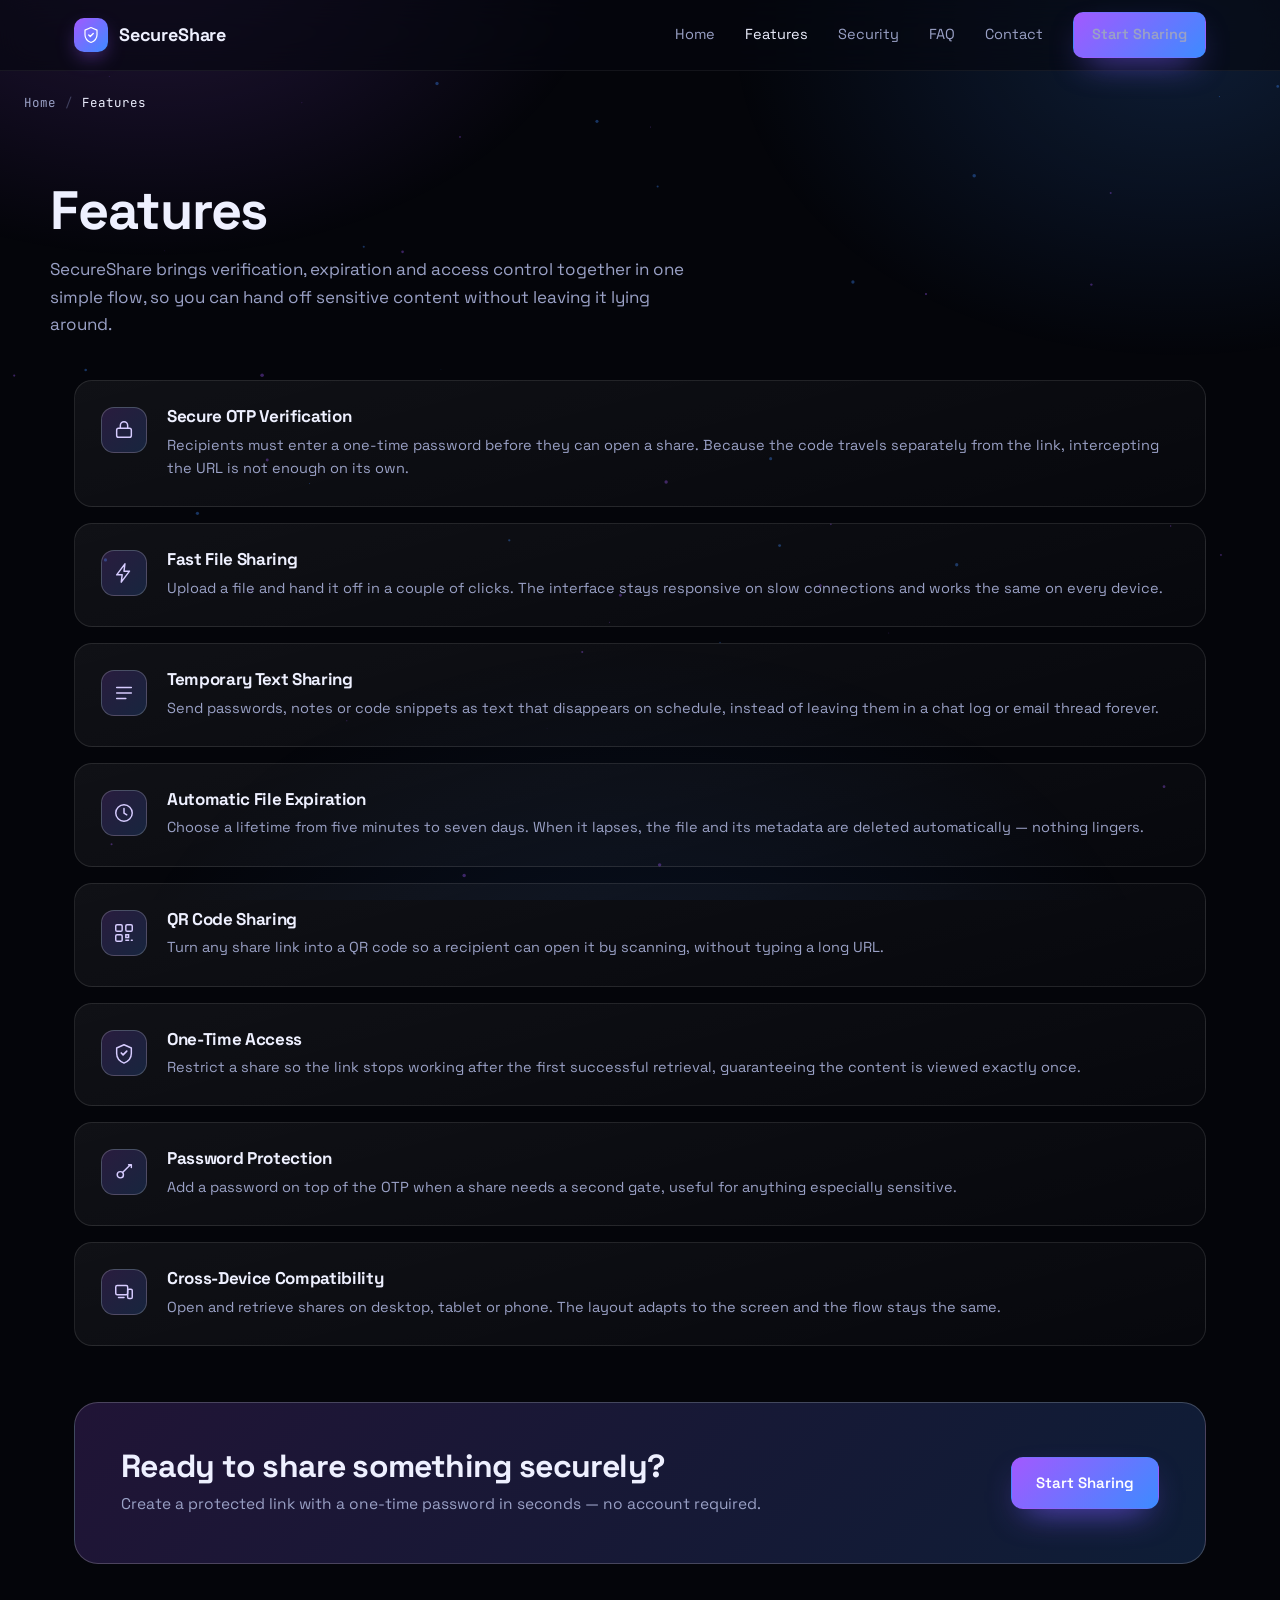
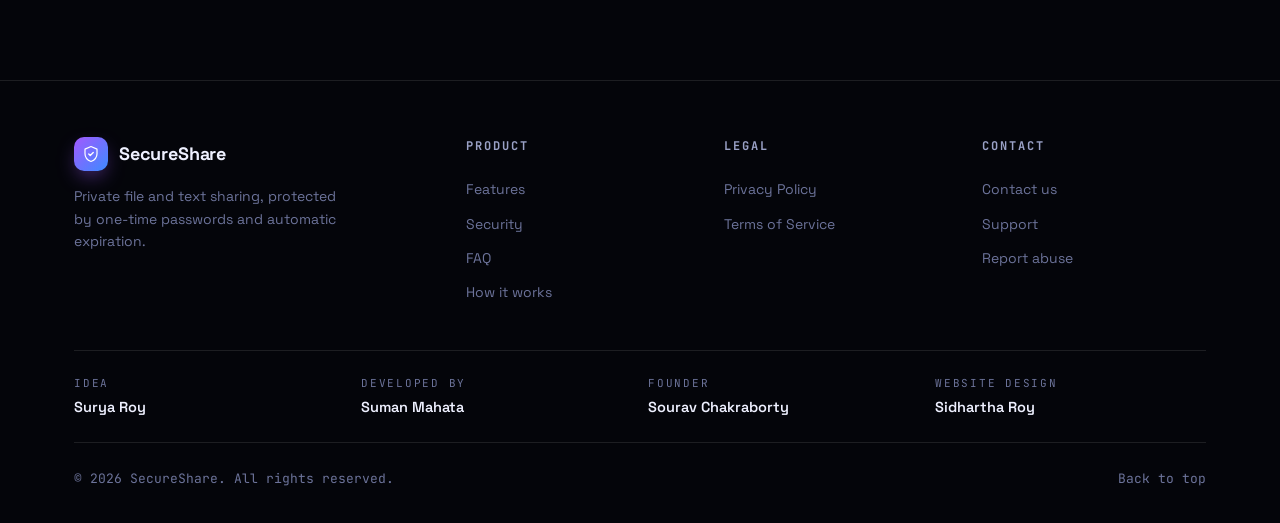
<file: features.html>
<!DOCTYPE html>
<html lang="en">
<head>
<meta charset="UTF-8">
<meta name="viewport" content="width=device-width, initial-scale=1.0">
<title>Features — Secure OTP File & Text Sharing | SecureShare</title>
<meta name="description" content="Explore SecureShare features: OTP verification, expiring links, one-time access, QR sharing, password protection and cross-device retrieval.">
<link rel="canonical" href="https://secureshare.app/features">
<meta name="theme-color" content="#04050a">
<meta name="robots" content="index,follow,max-image-preview:large">
<meta property="og:type" content="website">
<meta property="og:site_name" content="SecureShare">
<meta property="og:title" content="Features — Secure OTP File & Text Sharing | SecureShare">
<meta property="og:description" content="Explore SecureShare features: OTP verification, expiring links, one-time access, QR sharing, password protection and cross-device retrieval.">
<meta property="og:url" content="https://secureshare.app/features">
<meta property="og:image" content="https://secureshare.app/assets/og-features.png">
<meta property="og:image:width" content="1200">
<meta property="og:image:height" content="630">
<meta property="og:image:alt" content="SecureShare — private file and text sharing protected by one-time passwords">
<meta name="twitter:card" content="summary_large_image">
<meta name="twitter:title" content="Features — Secure OTP File & Text Sharing | SecureShare">
<meta name="twitter:description" content="Explore SecureShare features: OTP verification, expiring links, one-time access, QR sharing, password protection and cross-device retrieval.">
<meta name="twitter:image" content="https://secureshare.app/assets/og-features.png">
<link rel="icon" href="/assets/favicon.svg" type="image/svg+xml">
<link rel="icon" href="/assets/favicon-32.png" sizes="32x32" type="image/png">
<link rel="apple-touch-icon" href="/assets/apple-touch-icon.png">
<link rel="preconnect" href="https://fonts.googleapis.com">
<link rel="preconnect" href="https://fonts.gstatic.com" crossorigin>
<link href="https://fonts.googleapis.com/css2?family=Space+Grotesk:wght@400;500;600;700&family=JetBrains+Mono:wght@400;500&display=swap" rel="stylesheet">
<link rel="stylesheet" href="/assets/styles.css">
<script type="application/ld+json">{"@context":"https://schema.org","@type":"BreadcrumbList","itemListElement":[{"@type":"ListItem","position":1,"name":"Home","item":"https://secureshare.app/"},{"@type":"ListItem","position":2,"name":"Features","item":"https://secureshare.app/features"}]}</script>
<script type="application/ld+json">{"@context":"https://schema.org","@type":"SoftwareApplication","name":"SecureShare","applicationCategory":"UtilitiesApplication","operatingSystem":"Web","url":"https://secureshare.app/","description":"OTP-protected file and text sharing with automatic expiration, one-time access and optional password protection."}</script>
</head>
<body>
<a class="skip-link" href="#main">Skip to content</a>
<canvas id="stars" aria-hidden="true"></canvas>
<div class="wrap">
<header>
  <div class="container nav">
    <a class="brand" href="/">
      <span class="mark"><svg width="18" height="18" viewBox="0 0 24 24" fill="none" aria-hidden="true"><path d="M12 2l8 3.5v6c0 5-3.4 8.6-8 10.5-4.6-1.9-8-5.5-8-10.5v-6L12 2z" stroke="#fff" stroke-width="1.6" stroke-linejoin="round"/><path d="M9 12l2 2 4-4" stroke="#fff" stroke-width="1.8" stroke-linecap="round" stroke-linejoin="round"/></svg></span>
      SecureShare
    </a>
    <nav class="nav-links" id="navLinks" aria-label="Primary">
      <a href="/">Home</a><a href="/features" aria-current="page">Features</a><a href="/security">Security</a><a href="/faq">FAQ</a><a href="/contact">Contact</a>
      <a class="btn btn-primary btn-sm nav-cta" href="/#share">Start Sharing</a>
    </nav>
    <button class="menu-btn" id="menuBtn" aria-label="Toggle navigation menu" aria-expanded="false" aria-controls="navLinks">
      <svg width="20" height="20" viewBox="0 0 24 24" fill="none" aria-hidden="true"><path d="M4 7h16M4 12h16M4 17h16" stroke="#eef0ff" stroke-width="1.8" stroke-linecap="round"/></svg>
    </button>
  </div>
</header>
<main id="main">
<nav class="crumbs container" aria-label="Breadcrumb"><a href="/">Home</a><span class="sep" aria-hidden="true">/</span><span aria-current="page">Features</span></nav>
<section class="page-hero container">
  <h1>Features</h1>
  <p>SecureShare brings verification, expiration and access control together in one simple flow, so you can hand off sensitive content without leaving it lying around.</p>
</section>
<section class="container" style="padding-top:34px;padding-bottom:40px">
  <div class="detail reveal"><div class="f-ico"><svg width="22" height="22" viewBox="0 0 24 24" fill="none" aria-hidden="true"><rect x="4" y="10" width="16" height="10" rx="2" stroke="#d7ccff" stroke-width="1.6"/><path d="M8 10V7a4 4 0 018 0v3" stroke="#d7ccff" stroke-width="1.6"/></svg></div><div><h3>Secure OTP Verification</h3><p>Recipients must enter a one-time password before they can open a share. Because the code travels separately from the link, intercepting the URL is not enough on its own.</p></div></div><div class="detail reveal"><div class="f-ico"><svg width="22" height="22" viewBox="0 0 24 24" fill="none" aria-hidden="true"><path d="M13 2L4 14h6l-1 8 9-12h-6l1-8z" stroke="#d7ccff" stroke-width="1.6" stroke-linejoin="round"/></svg></div><div><h3>Fast File Sharing</h3><p>Upload a file and hand it off in a couple of clicks. The interface stays responsive on slow connections and works the same on every device.</p></div></div><div class="detail reveal"><div class="f-ico"><svg width="22" height="22" viewBox="0 0 24 24" fill="none" aria-hidden="true"><path d="M4 6h16M4 12h16M4 18h10" stroke="#d7ccff" stroke-width="1.6" stroke-linecap="round"/></svg></div><div><h3>Temporary Text Sharing</h3><p>Send passwords, notes or code snippets as text that disappears on schedule, instead of leaving them in a chat log or email thread forever.</p></div></div><div class="detail reveal"><div class="f-ico"><svg width="22" height="22" viewBox="0 0 24 24" fill="none" aria-hidden="true"><circle cx="12" cy="12" r="9" stroke="#d7ccff" stroke-width="1.6"/><path d="M12 7v5l3 2" stroke="#d7ccff" stroke-width="1.6" stroke-linecap="round"/></svg></div><div><h3>Automatic File Expiration</h3><p>Choose a lifetime from five minutes to seven days. When it lapses, the file and its metadata are deleted automatically — nothing lingers.</p></div></div><div class="detail reveal"><div class="f-ico"><svg width="22" height="22" viewBox="0 0 24 24" fill="none" aria-hidden="true"><rect x="3" y="3" width="7" height="7" rx="1.4" stroke="#d7ccff" stroke-width="1.6"/><rect x="14" y="3" width="7" height="7" rx="1.4" stroke="#d7ccff" stroke-width="1.6"/><rect x="3" y="14" width="7" height="7" rx="1.4" stroke="#d7ccff" stroke-width="1.6"/><path d="M14 14h3v3h-3zM20 20h1M14 20h3" stroke="#d7ccff" stroke-width="1.6" stroke-linecap="round"/></svg></div><div><h3>QR Code Sharing</h3><p>Turn any share link into a QR code so a recipient can open it by scanning, without typing a long URL.</p></div></div><div class="detail reveal"><div class="f-ico"><svg width="22" height="22" viewBox="0 0 24 24" fill="none" aria-hidden="true"><path d="M12 3l8 3.5v6c0 5-3.4 8.6-8 10.5-4.6-1.9-8-5.5-8-10.5v-6L12 3z" stroke="#d7ccff" stroke-width="1.6" stroke-linejoin="round"/><path d="M9 12l2 2 4-4" stroke="#d7ccff" stroke-width="1.8" stroke-linecap="round" stroke-linejoin="round"/></svg></div><div><h3>One-Time Access</h3><p>Restrict a share so the link stops working after the first successful retrieval, guaranteeing the content is viewed exactly once.</p></div></div><div class="detail reveal"><div class="f-ico"><svg width="22" height="22" viewBox="0 0 24 24" fill="none" aria-hidden="true"><circle cx="8" cy="15" r="3.4" stroke="#d7ccff" stroke-width="1.6"/><path d="M10.4 12.6L19 4m-2 0h3v3" stroke="#d7ccff" stroke-width="1.6" stroke-linecap="round" stroke-linejoin="round"/></svg></div><div><h3>Password Protection</h3><p>Add a password on top of the OTP when a share needs a second gate, useful for anything especially sensitive.</p></div></div><div class="detail reveal"><div class="f-ico"><svg width="22" height="22" viewBox="0 0 24 24" fill="none" aria-hidden="true"><rect x="3" y="5" width="13" height="10" rx="1.6" stroke="#d7ccff" stroke-width="1.6"/><rect x="16" y="9" width="5" height="10" rx="1.4" stroke="#d7ccff" stroke-width="1.6"/><path d="M6 18h6" stroke="#d7ccff" stroke-width="1.6" stroke-linecap="round"/></svg></div><div><h3>Cross-Device Compatibility</h3><p>Open and retrieve shares on desktop, tablet or phone. The layout adapts to the screen and the flow stays the same.</p></div></div>
</section>

<section class="container" style="padding-bottom:96px">
  <div class="cta-band reveal">
    <div>
      <h2>Ready to share something securely?</h2>
      <p>Create a protected link with a one-time password in seconds — no account required.</p>
    </div>
    <a class="btn btn-primary" href="/#share">Start Sharing</a>
  </div>
</section>

</main>
<footer>
  <div class="container">
    <div class="foot-grid">
      <div class="foot-brand">
        <a class="brand" href="/">
          <span class="mark"><svg width="18" height="18" viewBox="0 0 24 24" fill="none" aria-hidden="true"><path d="M12 2l8 3.5v6c0 5-3.4 8.6-8 10.5-4.6-1.9-8-5.5-8-10.5v-6L12 2z" stroke="#fff" stroke-width="1.6" stroke-linejoin="round"/><path d="M9 12l2 2 4-4" stroke="#fff" stroke-width="1.8" stroke-linecap="round" stroke-linejoin="round"/></svg></span>
          SecureShare
        </a>
        <p>Private file and text sharing, protected by one-time passwords and automatic expiration.</p>
      </div>
      <div class="foot-col">
        <h4>Product</h4>
        <a href="/features">Features</a>
        <a href="/security">Security</a>
        <a href="/faq">FAQ</a>
        <a href="/#how">How it works</a>
      </div>
      <div class="foot-col">
        <h4>Legal</h4>
        <a href="/privacy">Privacy Policy</a>
        <a href="/terms">Terms of Service</a>
      </div>
      <div class="foot-col">
        <h4>Contact</h4>
        <a href="/contact">Contact us</a>
        <a href="/contact">Support</a>
        <a href="/contact">Report abuse</a>
      </div>
    </div>
    <div class="credits">
      <div><span class="role">Idea</span><span class="name">Surya Roy</span></div>
      <div><span class="role">Developed by</span><span class="name">Suman Mahata</span></div>
      <div><span class="role">Founder</span><span class="name">Sourav Chakraborty</span></div>
      <div><span class="role">Website design</span><span class="name">Sidhartha Roy</span></div>
    </div>
    <div class="foot-bottom">
      <span>&copy; 2026 SecureShare. All rights reserved.</span>
      <a href="/#top">Back to top</a>
    </div>
  </div>
</footer>
</div>
<script src="/assets/site.js" defer></script>
</body>
</html>
</file>
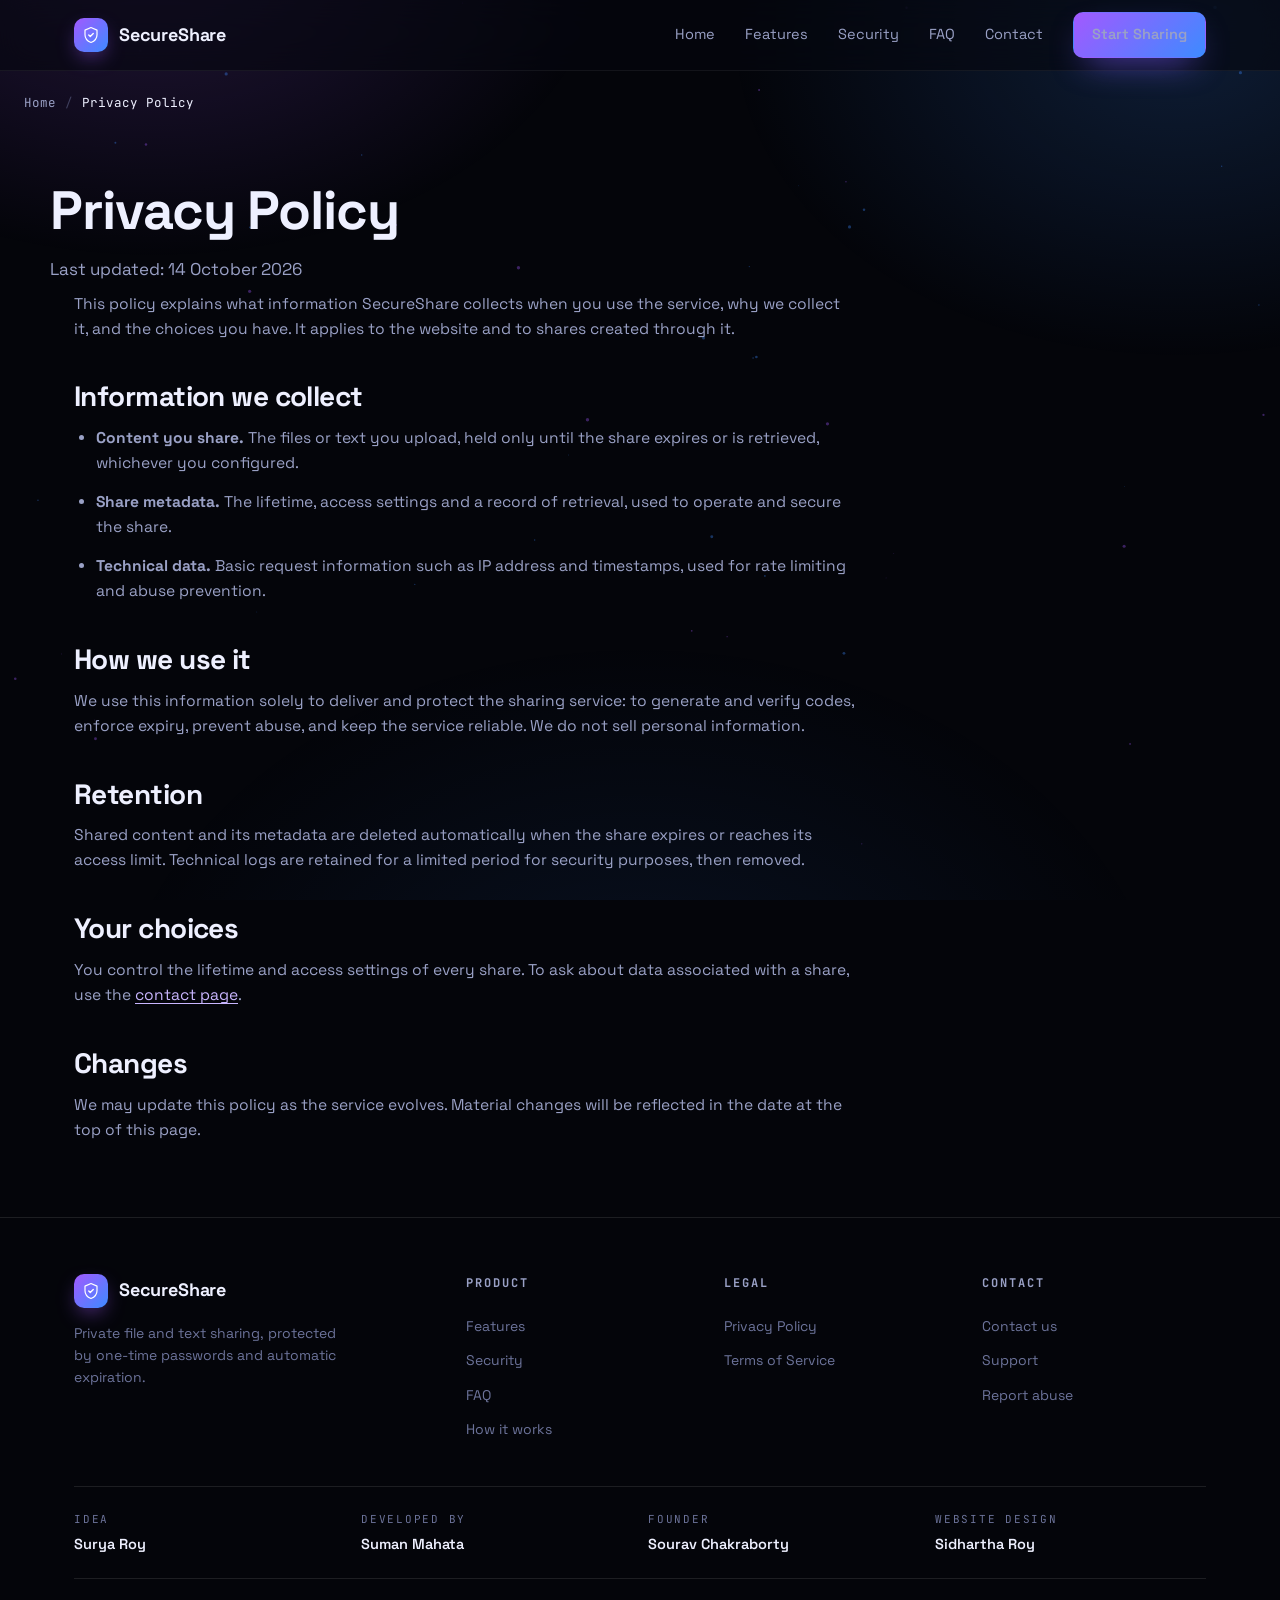
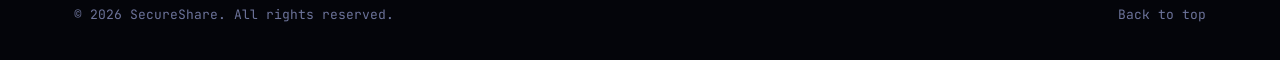
<file: privacy.html>
<!DOCTYPE html>
<html lang="en">
<head>
<meta charset="UTF-8">
<meta name="viewport" content="width=device-width, initial-scale=1.0">
<title>Privacy Policy | SecureShare</title>
<meta name="description" content="How SecureShare handles your data: what we collect when you share a file or text, how it is used, and how long it is retained.">
<link rel="canonical" href="https://secureshare.app/privacy">
<meta name="theme-color" content="#04050a">
<meta name="robots" content="index,follow,max-image-preview:large">
<meta property="og:type" content="website">
<meta property="og:site_name" content="SecureShare">
<meta property="og:title" content="Privacy Policy | SecureShare">
<meta property="og:description" content="How SecureShare handles your data: what we collect when you share a file or text, how it is used, and how long it is retained.">
<meta property="og:url" content="https://secureshare.app/privacy">
<meta property="og:image" content="https://secureshare.app/assets/og-home.png">
<meta property="og:image:width" content="1200">
<meta property="og:image:height" content="630">
<meta property="og:image:alt" content="SecureShare — private file and text sharing protected by one-time passwords">
<meta name="twitter:card" content="summary_large_image">
<meta name="twitter:title" content="Privacy Policy | SecureShare">
<meta name="twitter:description" content="How SecureShare handles your data: what we collect when you share a file or text, how it is used, and how long it is retained.">
<meta name="twitter:image" content="https://secureshare.app/assets/og-home.png">
<link rel="icon" href="/assets/favicon.svg" type="image/svg+xml">
<link rel="icon" href="/assets/favicon-32.png" sizes="32x32" type="image/png">
<link rel="apple-touch-icon" href="/assets/apple-touch-icon.png">
<link rel="preconnect" href="https://fonts.googleapis.com">
<link rel="preconnect" href="https://fonts.gstatic.com" crossorigin>
<link href="https://fonts.googleapis.com/css2?family=Space+Grotesk:wght@400;500;600;700&family=JetBrains+Mono:wght@400;500&display=swap" rel="stylesheet">
<link rel="stylesheet" href="/assets/styles.css">
<script type="application/ld+json">{"@context":"https://schema.org","@type":"BreadcrumbList","itemListElement":[{"@type":"ListItem","position":1,"name":"Home","item":"https://secureshare.app/"},{"@type":"ListItem","position":2,"name":"Privacy Policy","item":"https://secureshare.app/privacy"}]}</script>
</head>
<body>
<a class="skip-link" href="#main">Skip to content</a>
<canvas id="stars" aria-hidden="true"></canvas>
<div class="wrap">
<header>
  <div class="container nav">
    <a class="brand" href="/">
      <span class="mark"><svg width="18" height="18" viewBox="0 0 24 24" fill="none" aria-hidden="true"><path d="M12 2l8 3.5v6c0 5-3.4 8.6-8 10.5-4.6-1.9-8-5.5-8-10.5v-6L12 2z" stroke="#fff" stroke-width="1.6" stroke-linejoin="round"/><path d="M9 12l2 2 4-4" stroke="#fff" stroke-width="1.8" stroke-linecap="round" stroke-linejoin="round"/></svg></span>
      SecureShare
    </a>
    <nav class="nav-links" id="navLinks" aria-label="Primary">
      <a href="/">Home</a><a href="/features">Features</a><a href="/security">Security</a><a href="/faq">FAQ</a><a href="/contact">Contact</a>
      <a class="btn btn-primary btn-sm nav-cta" href="/#share">Start Sharing</a>
    </nav>
    <button class="menu-btn" id="menuBtn" aria-label="Toggle navigation menu" aria-expanded="false" aria-controls="navLinks">
      <svg width="20" height="20" viewBox="0 0 24 24" fill="none" aria-hidden="true"><path d="M4 7h16M4 12h16M4 17h16" stroke="#eef0ff" stroke-width="1.8" stroke-linecap="round"/></svg>
    </button>
  </div>
</header>
<main id="main">
<nav class="crumbs container" aria-label="Breadcrumb"><a href="/">Home</a><span class="sep" aria-hidden="true">/</span><span aria-current="page">Privacy Policy</span></nav>
<section class="page-hero container">
  <h1>Privacy Policy</h1>
  <p class="updated">Last updated: 14 October 2026</p>
</section>
<section class="container" style="padding-bottom:40px">
  <div class="prose">
    <p>This policy explains what information SecureShare collects when you use the service, why we collect it, and the choices you have. It applies to the website and to shares created through it.</p>
    <h2>Information we collect</h2>
    <ul>
      <li><strong>Content you share.</strong> The files or text you upload, held only until the share expires or is retrieved, whichever you configured.</li>
      <li><strong>Share metadata.</strong> The lifetime, access settings and a record of retrieval, used to operate and secure the share.</li>
      <li><strong>Technical data.</strong> Basic request information such as IP address and timestamps, used for rate limiting and abuse prevention.</li>
    </ul>
    <h2>How we use it</h2>
    <p>We use this information solely to deliver and protect the sharing service: to generate and verify codes, enforce expiry, prevent abuse, and keep the service reliable. We do not sell personal information.</p>
    <h2>Retention</h2>
    <p>Shared content and its metadata are deleted automatically when the share expires or reaches its access limit. Technical logs are retained for a limited period for security purposes, then removed.</p>
    <h2>Your choices</h2>
    <p>You control the lifetime and access settings of every share. To ask about data associated with a share, use the <a href="/contact">contact page</a>.</p>
    <h2>Changes</h2>
    <p>We may update this policy as the service evolves. Material changes will be reflected in the date at the top of this page.</p>
  </div>
</section>

</main>
<footer>
  <div class="container">
    <div class="foot-grid">
      <div class="foot-brand">
        <a class="brand" href="/">
          <span class="mark"><svg width="18" height="18" viewBox="0 0 24 24" fill="none" aria-hidden="true"><path d="M12 2l8 3.5v6c0 5-3.4 8.6-8 10.5-4.6-1.9-8-5.5-8-10.5v-6L12 2z" stroke="#fff" stroke-width="1.6" stroke-linejoin="round"/><path d="M9 12l2 2 4-4" stroke="#fff" stroke-width="1.8" stroke-linecap="round" stroke-linejoin="round"/></svg></span>
          SecureShare
        </a>
        <p>Private file and text sharing, protected by one-time passwords and automatic expiration.</p>
      </div>
      <div class="foot-col">
        <h4>Product</h4>
        <a href="/features">Features</a>
        <a href="/security">Security</a>
        <a href="/faq">FAQ</a>
        <a href="/#how">How it works</a>
      </div>
      <div class="foot-col">
        <h4>Legal</h4>
        <a href="/privacy">Privacy Policy</a>
        <a href="/terms">Terms of Service</a>
      </div>
      <div class="foot-col">
        <h4>Contact</h4>
        <a href="/contact">Contact us</a>
        <a href="/contact">Support</a>
        <a href="/contact">Report abuse</a>
      </div>
    </div>
    <div class="credits">
      <div><span class="role">Idea</span><span class="name">Surya Roy</span></div>
      <div><span class="role">Developed by</span><span class="name">Suman Mahata</span></div>
      <div><span class="role">Founder</span><span class="name">Sourav Chakraborty</span></div>
      <div><span class="role">Website design</span><span class="name">Sidhartha Roy</span></div>
    </div>
    <div class="foot-bottom">
      <span>&copy; 2026 SecureShare. All rights reserved.</span>
      <a href="/#top">Back to top</a>
    </div>
  </div>
</footer>
</div>
<script src="/assets/site.js" defer></script>
</body>
</html>
</file>
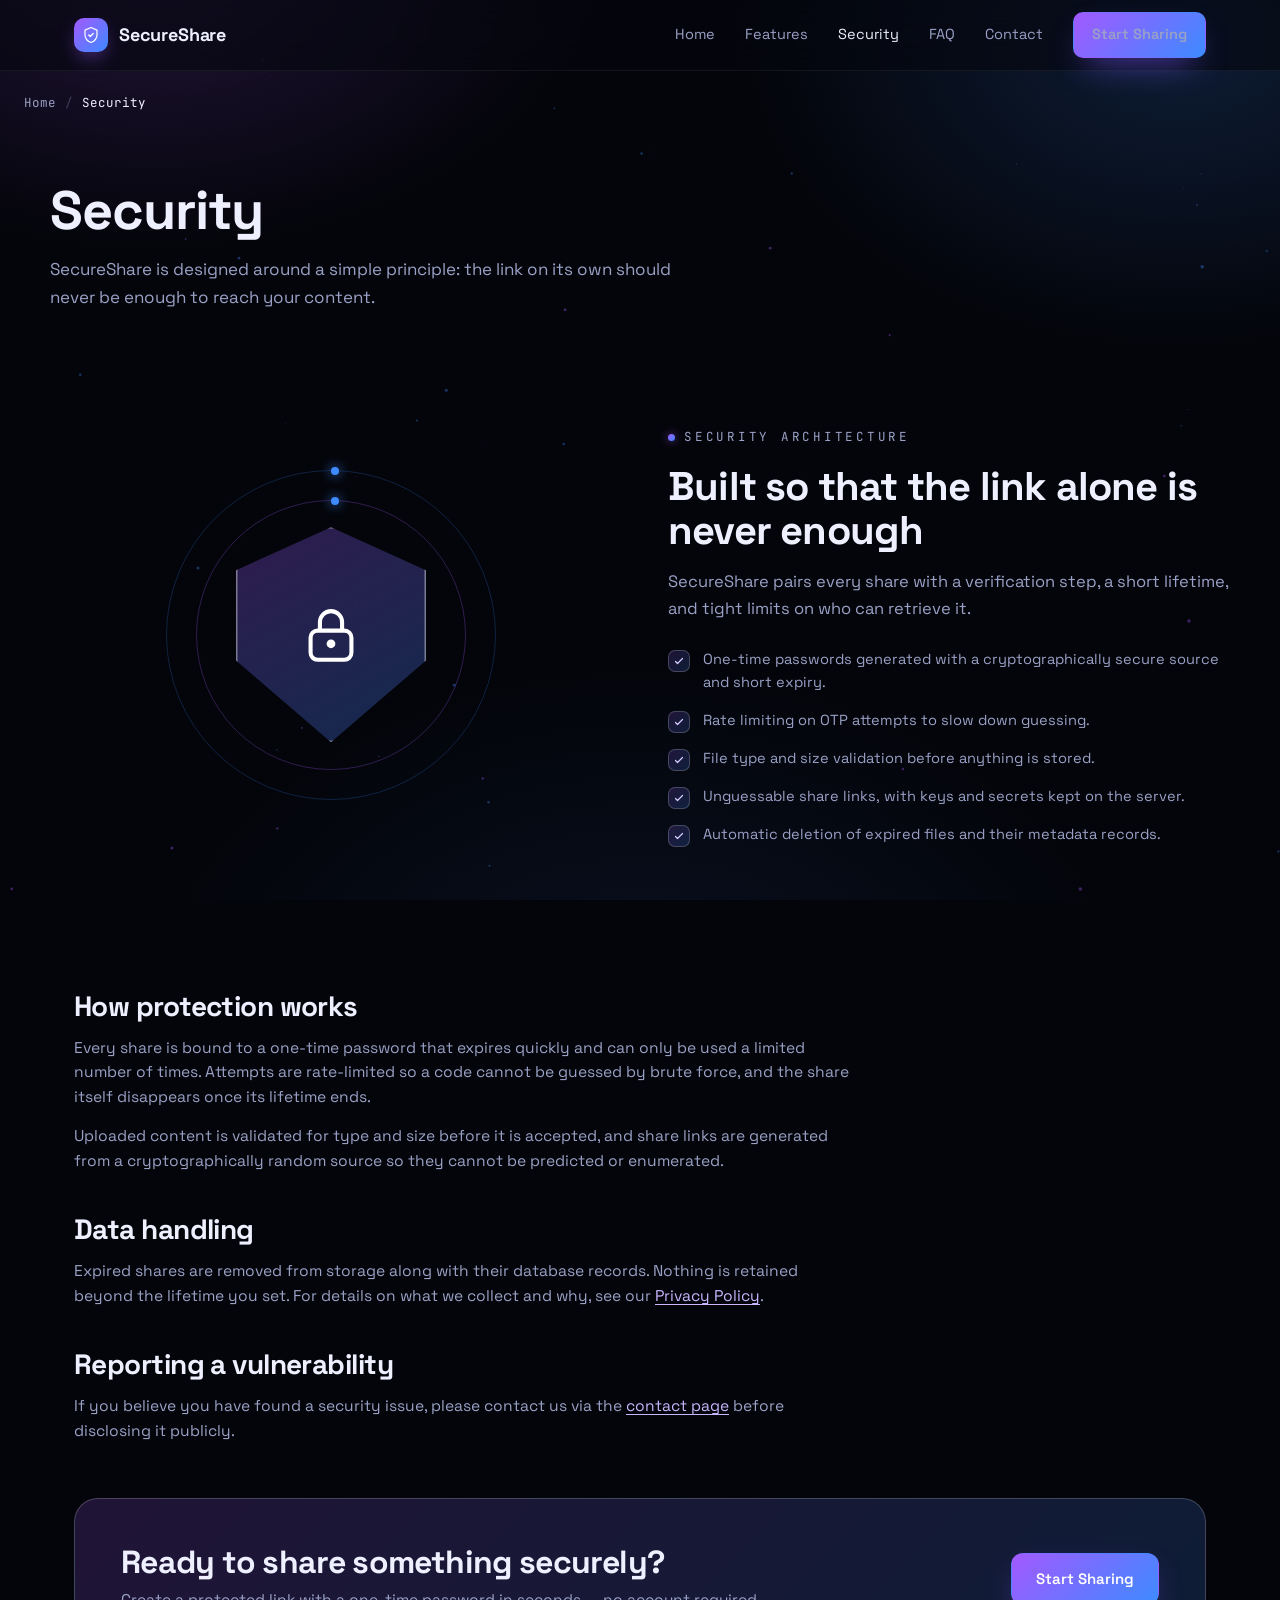
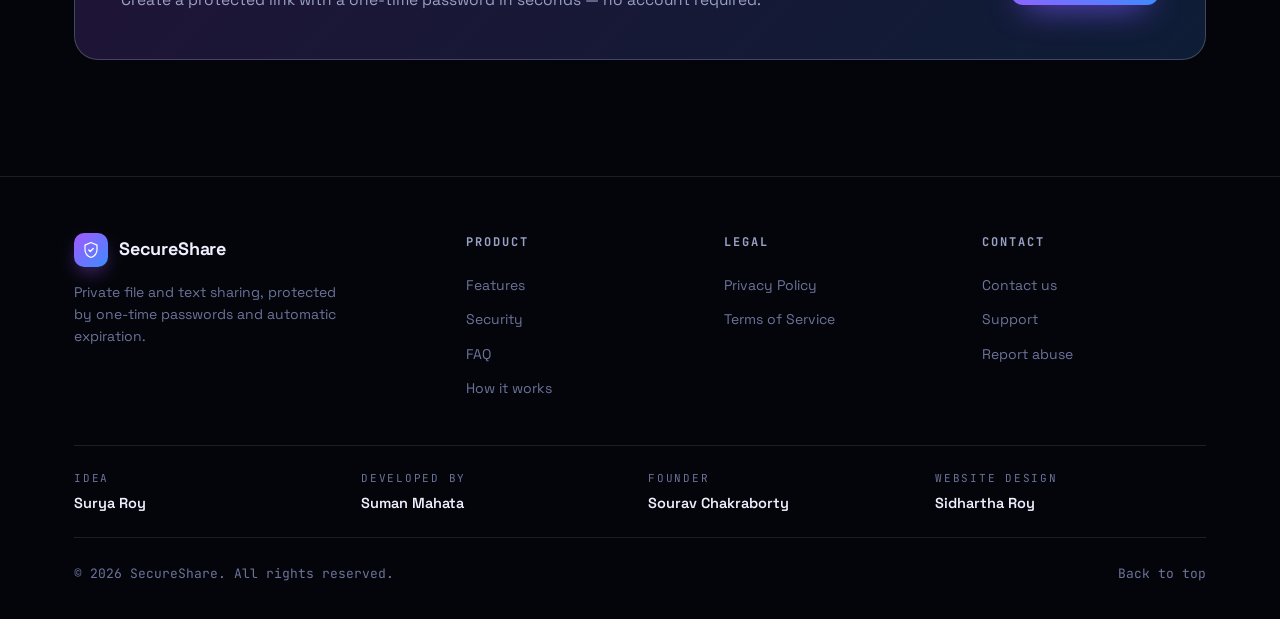
<file: security.html>
<!DOCTYPE html>
<html lang="en">
<head>
<meta charset="UTF-8">
<meta name="viewport" content="width=device-width, initial-scale=1.0">
<title>Security — OTP Protection & Expiring Links | SecureShare</title>
<meta name="description" content="How SecureShare protects your files: one-time password verification, rate limiting, unguessable links, automatic deletion of expired content.">
<link rel="canonical" href="https://secureshare.app/security">
<meta name="theme-color" content="#04050a">
<meta name="robots" content="index,follow,max-image-preview:large">
<meta property="og:type" content="website">
<meta property="og:site_name" content="SecureShare">
<meta property="og:title" content="Security — OTP Protection & Expiring Links | SecureShare">
<meta property="og:description" content="How SecureShare protects your files: one-time password verification, rate limiting, unguessable links, automatic deletion of expired content.">
<meta property="og:url" content="https://secureshare.app/security">
<meta property="og:image" content="https://secureshare.app/assets/og-security.png">
<meta property="og:image:width" content="1200">
<meta property="og:image:height" content="630">
<meta property="og:image:alt" content="SecureShare — private file and text sharing protected by one-time passwords">
<meta name="twitter:card" content="summary_large_image">
<meta name="twitter:title" content="Security — OTP Protection & Expiring Links | SecureShare">
<meta name="twitter:description" content="How SecureShare protects your files: one-time password verification, rate limiting, unguessable links, automatic deletion of expired content.">
<meta name="twitter:image" content="https://secureshare.app/assets/og-security.png">
<link rel="icon" href="/assets/favicon.svg" type="image/svg+xml">
<link rel="icon" href="/assets/favicon-32.png" sizes="32x32" type="image/png">
<link rel="apple-touch-icon" href="/assets/apple-touch-icon.png">
<link rel="preconnect" href="https://fonts.googleapis.com">
<link rel="preconnect" href="https://fonts.gstatic.com" crossorigin>
<link href="https://fonts.googleapis.com/css2?family=Space+Grotesk:wght@400;500;600;700&family=JetBrains+Mono:wght@400;500&display=swap" rel="stylesheet">
<link rel="stylesheet" href="/assets/styles.css">
<script type="application/ld+json">{"@context":"https://schema.org","@type":"BreadcrumbList","itemListElement":[{"@type":"ListItem","position":1,"name":"Home","item":"https://secureshare.app/"},{"@type":"ListItem","position":2,"name":"Security","item":"https://secureshare.app/security"}]}</script>
</head>
<body>
<a class="skip-link" href="#main">Skip to content</a>
<canvas id="stars" aria-hidden="true"></canvas>
<div class="wrap">
<header>
  <div class="container nav">
    <a class="brand" href="/">
      <span class="mark"><svg width="18" height="18" viewBox="0 0 24 24" fill="none" aria-hidden="true"><path d="M12 2l8 3.5v6c0 5-3.4 8.6-8 10.5-4.6-1.9-8-5.5-8-10.5v-6L12 2z" stroke="#fff" stroke-width="1.6" stroke-linejoin="round"/><path d="M9 12l2 2 4-4" stroke="#fff" stroke-width="1.8" stroke-linecap="round" stroke-linejoin="round"/></svg></span>
      SecureShare
    </a>
    <nav class="nav-links" id="navLinks" aria-label="Primary">
      <a href="/">Home</a><a href="/features">Features</a><a href="/security" aria-current="page">Security</a><a href="/faq">FAQ</a><a href="/contact">Contact</a>
      <a class="btn btn-primary btn-sm nav-cta" href="/#share">Start Sharing</a>
    </nav>
    <button class="menu-btn" id="menuBtn" aria-label="Toggle navigation menu" aria-expanded="false" aria-controls="navLinks">
      <svg width="20" height="20" viewBox="0 0 24 24" fill="none" aria-hidden="true"><path d="M4 7h16M4 12h16M4 17h16" stroke="#eef0ff" stroke-width="1.8" stroke-linecap="round"/></svg>
    </button>
  </div>
</header>
<main id="main">
<nav class="crumbs container" aria-label="Breadcrumb"><a href="/">Home</a><span class="sep" aria-hidden="true">/</span><span aria-current="page">Security</span></nav>
<section class="page-hero container">
  <h1>Security</h1>
  <p>SecureShare is designed around a simple principle: the link on its own should never be enough to reach your content.</p>
</section>
<!-- ================= SECURITY ================= -->
<section class="section container" id="security">
  <div class="security">
    <div class="sec-visual reveal" aria-hidden="true">
      <div class="ring r1"><span class="sat"></span></div>
      <div class="ring r2"><span class="sat"></span></div>
      <div class="sec-shield">
        <svg width="70" height="70" viewBox="0 0 24 24" fill="none"><rect x="5" y="10.5" width="14" height="10" rx="2.4" stroke="#fff" stroke-width="1.4"/><path d="M8.2 10.5V7.6a3.8 3.8 0 017.6 0v2.9" stroke="#fff" stroke-width="1.4"/><circle cx="12" cy="15" r="1.5" fill="#fff"/></svg>
      </div>
    </div>
    <div class="reveal">
      <span class="section-label">Security architecture</span>
      <h2 style="font-size:clamp(28px,3.6vw,40px);margin-bottom:16px">Built so that the link alone is never enough</h2>
      <p style="color:var(--dim);font-size:16.5px">SecureShare pairs every share with a verification step, a short lifetime, and tight limits on who can retrieve it.</p>
      <ul class="sec-list">
        <li><span class="tick"><svg width="12" height="12" viewBox="0 0 24 24" fill="none"><path d="M5 13l4 4L19 7" stroke="#d7ccff" stroke-width="2.4" stroke-linecap="round" stroke-linejoin="round"/></svg></span>One-time passwords generated with a cryptographically secure source and short expiry.</li>
        <li><span class="tick"><svg width="12" height="12" viewBox="0 0 24 24" fill="none"><path d="M5 13l4 4L19 7" stroke="#d7ccff" stroke-width="2.4" stroke-linecap="round" stroke-linejoin="round"/></svg></span>Rate limiting on OTP attempts to slow down guessing.</li>
        <li><span class="tick"><svg width="12" height="12" viewBox="0 0 24 24" fill="none"><path d="M5 13l4 4L19 7" stroke="#d7ccff" stroke-width="2.4" stroke-linecap="round" stroke-linejoin="round"/></svg></span>File type and size validation before anything is stored.</li>
        <li><span class="tick"><svg width="12" height="12" viewBox="0 0 24 24" fill="none"><path d="M5 13l4 4L19 7" stroke="#d7ccff" stroke-width="2.4" stroke-linecap="round" stroke-linejoin="round"/></svg></span>Unguessable share links, with keys and secrets kept on the server.</li>
        <li><span class="tick"><svg width="12" height="12" viewBox="0 0 24 24" fill="none"><path d="M5 13l4 4L19 7" stroke="#d7ccff" stroke-width="2.4" stroke-linecap="round" stroke-linejoin="round"/></svg></span>Automatic deletion of expired files and their metadata records.</li>
      </ul>
    </div>
  </div>
</section>
<section class="container" style="padding-bottom:40px">
  <div class="prose">
    <h2>How protection works</h2>
    <p>Every share is bound to a one-time password that expires quickly and can only be used a limited number of times. Attempts are rate-limited so a code cannot be guessed by brute force, and the share itself disappears once its lifetime ends.</p>
    <p>Uploaded content is validated for type and size before it is accepted, and share links are generated from a cryptographically random source so they cannot be predicted or enumerated.</p>
    <h2>Data handling</h2>
    <p>Expired shares are removed from storage along with their database records. Nothing is retained beyond the lifetime you set. For details on what we collect and why, see our <a href="/privacy">Privacy Policy</a>.</p>
    <h2>Reporting a vulnerability</h2>
    <p>If you believe you have found a security issue, please contact us via the <a href="/contact">contact page</a> before disclosing it publicly.</p>
  </div>
</section>

<section class="container" style="padding-bottom:96px">
  <div class="cta-band reveal">
    <div>
      <h2>Ready to share something securely?</h2>
      <p>Create a protected link with a one-time password in seconds — no account required.</p>
    </div>
    <a class="btn btn-primary" href="/#share">Start Sharing</a>
  </div>
</section>

</main>
<footer>
  <div class="container">
    <div class="foot-grid">
      <div class="foot-brand">
        <a class="brand" href="/">
          <span class="mark"><svg width="18" height="18" viewBox="0 0 24 24" fill="none" aria-hidden="true"><path d="M12 2l8 3.5v6c0 5-3.4 8.6-8 10.5-4.6-1.9-8-5.5-8-10.5v-6L12 2z" stroke="#fff" stroke-width="1.6" stroke-linejoin="round"/><path d="M9 12l2 2 4-4" stroke="#fff" stroke-width="1.8" stroke-linecap="round" stroke-linejoin="round"/></svg></span>
          SecureShare
        </a>
        <p>Private file and text sharing, protected by one-time passwords and automatic expiration.</p>
      </div>
      <div class="foot-col">
        <h4>Product</h4>
        <a href="/features">Features</a>
        <a href="/security">Security</a>
        <a href="/faq">FAQ</a>
        <a href="/#how">How it works</a>
      </div>
      <div class="foot-col">
        <h4>Legal</h4>
        <a href="/privacy">Privacy Policy</a>
        <a href="/terms">Terms of Service</a>
      </div>
      <div class="foot-col">
        <h4>Contact</h4>
        <a href="/contact">Contact us</a>
        <a href="/contact">Support</a>
        <a href="/contact">Report abuse</a>
      </div>
    </div>
    <div class="credits">
      <div><span class="role">Idea</span><span class="name">Surya Roy</span></div>
      <div><span class="role">Developed by</span><span class="name">Suman Mahata</span></div>
      <div><span class="role">Founder</span><span class="name">Sourav Chakraborty</span></div>
      <div><span class="role">Website design</span><span class="name">Sidhartha Roy</span></div>
    </div>
    <div class="foot-bottom">
      <span>&copy; 2026 SecureShare. All rights reserved.</span>
      <a href="/#top">Back to top</a>
    </div>
  </div>
</footer>
</div>
<script src="/assets/site.js" defer></script>
</body>
</html>
</file>
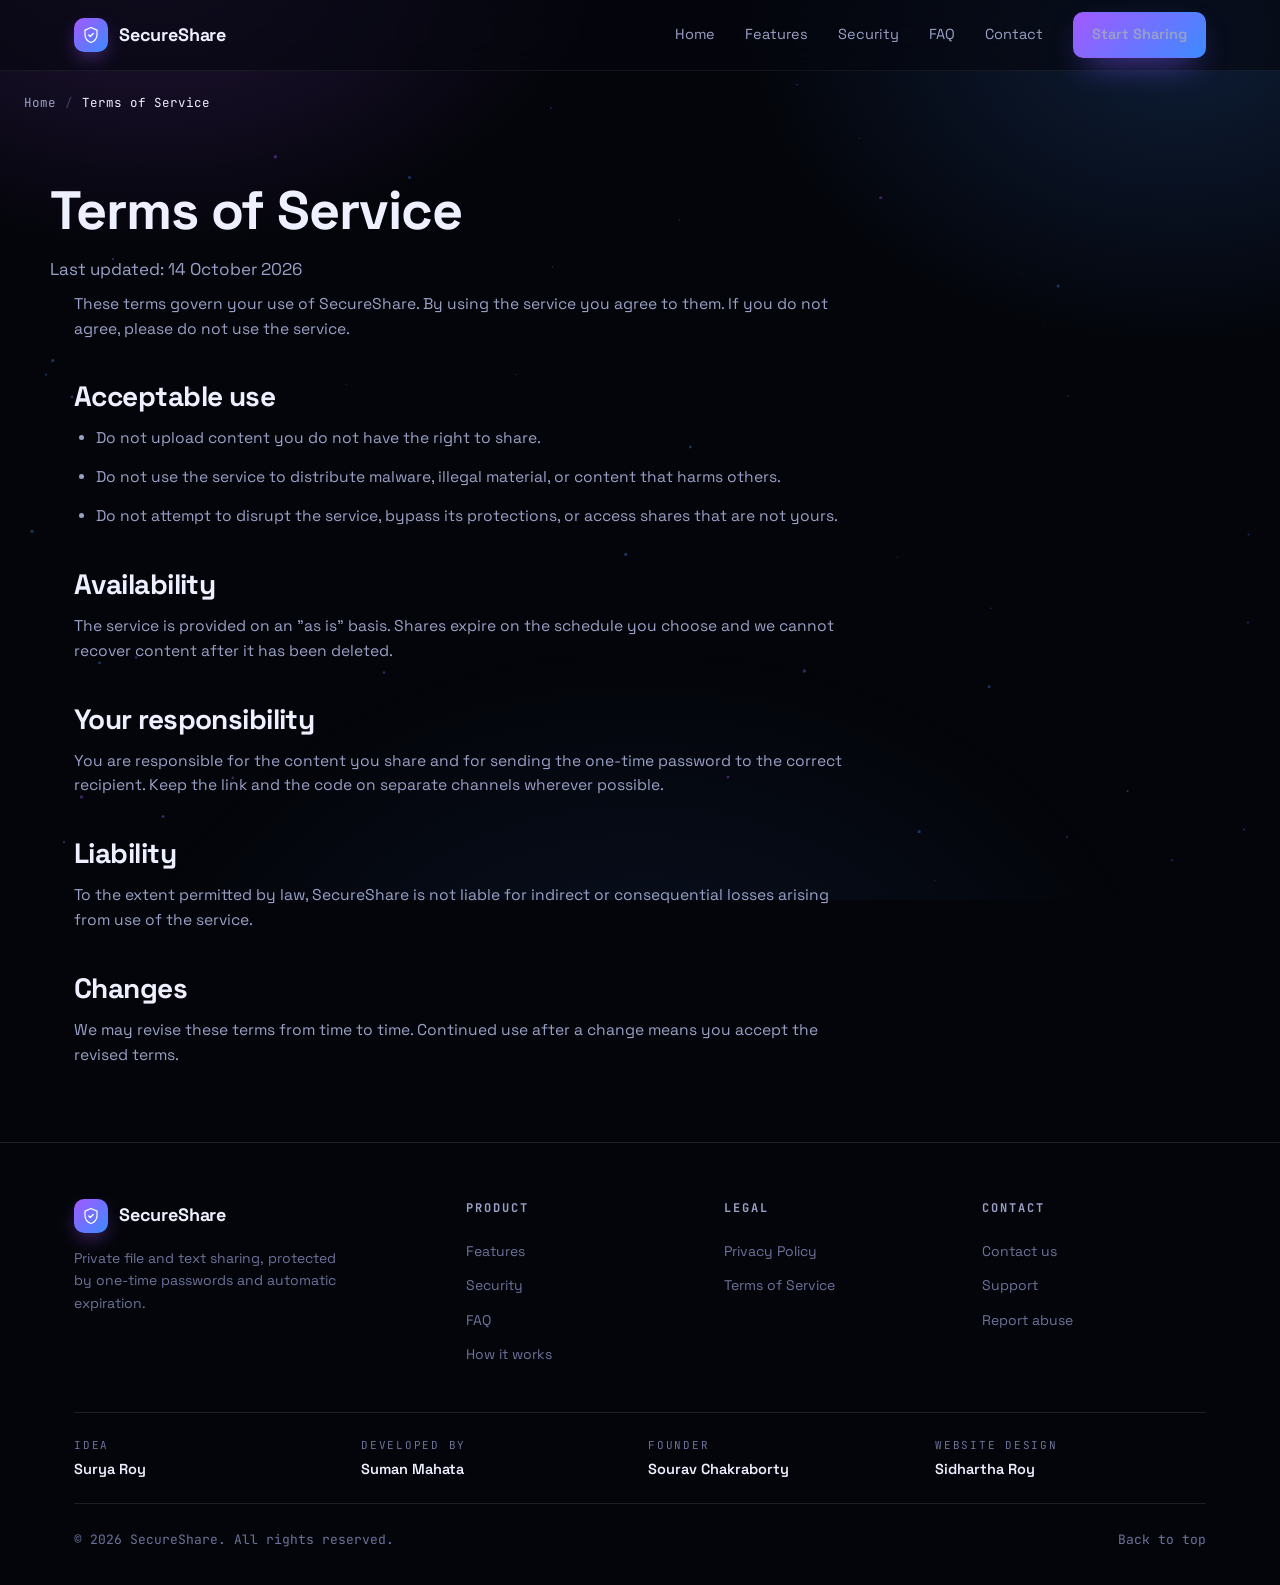
<file: terms.html>
<!DOCTYPE html>
<html lang="en">
<head>
<meta charset="UTF-8">
<meta name="viewport" content="width=device-width, initial-scale=1.0">
<title>Terms of Service | SecureShare</title>
<meta name="description" content="The terms that govern use of SecureShare, including acceptable use, availability of the service, and your responsibilities when sharing.">
<link rel="canonical" href="https://secureshare.app/terms">
<meta name="theme-color" content="#04050a">
<meta name="robots" content="index,follow,max-image-preview:large">
<meta property="og:type" content="website">
<meta property="og:site_name" content="SecureShare">
<meta property="og:title" content="Terms of Service | SecureShare">
<meta property="og:description" content="The terms that govern use of SecureShare, including acceptable use, availability of the service, and your responsibilities when sharing.">
<meta property="og:url" content="https://secureshare.app/terms">
<meta property="og:image" content="https://secureshare.app/assets/og-home.png">
<meta property="og:image:width" content="1200">
<meta property="og:image:height" content="630">
<meta property="og:image:alt" content="SecureShare — private file and text sharing protected by one-time passwords">
<meta name="twitter:card" content="summary_large_image">
<meta name="twitter:title" content="Terms of Service | SecureShare">
<meta name="twitter:description" content="The terms that govern use of SecureShare, including acceptable use, availability of the service, and your responsibilities when sharing.">
<meta name="twitter:image" content="https://secureshare.app/assets/og-home.png">
<link rel="icon" href="/assets/favicon.svg" type="image/svg+xml">
<link rel="icon" href="/assets/favicon-32.png" sizes="32x32" type="image/png">
<link rel="apple-touch-icon" href="/assets/apple-touch-icon.png">
<link rel="preconnect" href="https://fonts.googleapis.com">
<link rel="preconnect" href="https://fonts.gstatic.com" crossorigin>
<link href="https://fonts.googleapis.com/css2?family=Space+Grotesk:wght@400;500;600;700&family=JetBrains+Mono:wght@400;500&display=swap" rel="stylesheet">
<link rel="stylesheet" href="/assets/styles.css">
<script type="application/ld+json">{"@context":"https://schema.org","@type":"BreadcrumbList","itemListElement":[{"@type":"ListItem","position":1,"name":"Home","item":"https://secureshare.app/"},{"@type":"ListItem","position":2,"name":"Terms of Service","item":"https://secureshare.app/terms"}]}</script>
</head>
<body>
<a class="skip-link" href="#main">Skip to content</a>
<canvas id="stars" aria-hidden="true"></canvas>
<div class="wrap">
<header>
  <div class="container nav">
    <a class="brand" href="/">
      <span class="mark"><svg width="18" height="18" viewBox="0 0 24 24" fill="none" aria-hidden="true"><path d="M12 2l8 3.5v6c0 5-3.4 8.6-8 10.5-4.6-1.9-8-5.5-8-10.5v-6L12 2z" stroke="#fff" stroke-width="1.6" stroke-linejoin="round"/><path d="M9 12l2 2 4-4" stroke="#fff" stroke-width="1.8" stroke-linecap="round" stroke-linejoin="round"/></svg></span>
      SecureShare
    </a>
    <nav class="nav-links" id="navLinks" aria-label="Primary">
      <a href="/">Home</a><a href="/features">Features</a><a href="/security">Security</a><a href="/faq">FAQ</a><a href="/contact">Contact</a>
      <a class="btn btn-primary btn-sm nav-cta" href="/#share">Start Sharing</a>
    </nav>
    <button class="menu-btn" id="menuBtn" aria-label="Toggle navigation menu" aria-expanded="false" aria-controls="navLinks">
      <svg width="20" height="20" viewBox="0 0 24 24" fill="none" aria-hidden="true"><path d="M4 7h16M4 12h16M4 17h16" stroke="#eef0ff" stroke-width="1.8" stroke-linecap="round"/></svg>
    </button>
  </div>
</header>
<main id="main">
<nav class="crumbs container" aria-label="Breadcrumb"><a href="/">Home</a><span class="sep" aria-hidden="true">/</span><span aria-current="page">Terms of Service</span></nav>
<section class="page-hero container">
  <h1>Terms of Service</h1>
  <p class="updated">Last updated: 14 October 2026</p>
</section>
<section class="container" style="padding-bottom:40px">
  <div class="prose">
    <p>These terms govern your use of SecureShare. By using the service you agree to them. If you do not agree, please do not use the service.</p>
    <h2>Acceptable use</h2>
    <ul>
      <li>Do not upload content you do not have the right to share.</li>
      <li>Do not use the service to distribute malware, illegal material, or content that harms others.</li>
      <li>Do not attempt to disrupt the service, bypass its protections, or access shares that are not yours.</li>
    </ul>
    <h2>Availability</h2>
    <p>The service is provided on an "as is" basis. Shares expire on the schedule you choose and we cannot recover content after it has been deleted.</p>
    <h2>Your responsibility</h2>
    <p>You are responsible for the content you share and for sending the one-time password to the correct recipient. Keep the link and the code on separate channels wherever possible.</p>
    <h2>Liability</h2>
    <p>To the extent permitted by law, SecureShare is not liable for indirect or consequential losses arising from use of the service.</p>
    <h2>Changes</h2>
    <p>We may revise these terms from time to time. Continued use after a change means you accept the revised terms.</p>
  </div>
</section>

</main>
<footer>
  <div class="container">
    <div class="foot-grid">
      <div class="foot-brand">
        <a class="brand" href="/">
          <span class="mark"><svg width="18" height="18" viewBox="0 0 24 24" fill="none" aria-hidden="true"><path d="M12 2l8 3.5v6c0 5-3.4 8.6-8 10.5-4.6-1.9-8-5.5-8-10.5v-6L12 2z" stroke="#fff" stroke-width="1.6" stroke-linejoin="round"/><path d="M9 12l2 2 4-4" stroke="#fff" stroke-width="1.8" stroke-linecap="round" stroke-linejoin="round"/></svg></span>
          SecureShare
        </a>
        <p>Private file and text sharing, protected by one-time passwords and automatic expiration.</p>
      </div>
      <div class="foot-col">
        <h4>Product</h4>
        <a href="/features">Features</a>
        <a href="/security">Security</a>
        <a href="/faq">FAQ</a>
        <a href="/#how">How it works</a>
      </div>
      <div class="foot-col">
        <h4>Legal</h4>
        <a href="/privacy">Privacy Policy</a>
        <a href="/terms">Terms of Service</a>
      </div>
      <div class="foot-col">
        <h4>Contact</h4>
        <a href="/contact">Contact us</a>
        <a href="/contact">Support</a>
        <a href="/contact">Report abuse</a>
      </div>
    </div>
    <div class="credits">
      <div><span class="role">Idea</span><span class="name">Surya Roy</span></div>
      <div><span class="role">Developed by</span><span class="name">Suman Mahata</span></div>
      <div><span class="role">Founder</span><span class="name">Sourav Chakraborty</span></div>
      <div><span class="role">Website design</span><span class="name">Sidhartha Roy</span></div>
    </div>
    <div class="foot-bottom">
      <span>&copy; 2026 SecureShare. All rights reserved.</span>
      <a href="/#top">Back to top</a>
    </div>
  </div>
</footer>
</div>
<script src="/assets/site.js" defer></script>
</body>
</html>
</file>
<file: assets/styles.css>
:root{
  --bg:#04050a;
  --bg-2:#0a0b18;
  --surface:rgba(255,255,255,.045);
  --surface-2:rgba(255,255,255,.07);
  --border:rgba(255,255,255,.10);
  --border-strong:rgba(255,255,255,.20);
  --text:#eef0ff;
  --dim:#9aa1c6;
  --dim-2:#6c739a;
  --purple:#a259ff;
  --purple-soft:rgba(162,89,255,.16);
  --blue:#3d8bff;
  --blue-soft:rgba(61,139,255,.16);
  --grad:linear-gradient(135deg,#a259ff 0%,#3d8bff 100%);
  --grad-soft:linear-gradient(135deg,rgba(162,89,255,.18),rgba(61,139,255,.18));
  --font:"Space Grotesk",system-ui,-apple-system,"Segoe UI",Roboto,sans-serif;
  --mono:"JetBrains Mono",ui-monospace,SFMono-Regular,Menlo,monospace;
  --radius:18px;
  --maxw:1180px;
  --shadow:0 24px 60px -24px rgba(0,0,0,.85);
}
*{box-sizing:border-box;margin:0;padding:0}
html{scroll-behavior:smooth}
body{
  font-family:var(--font);
  background:var(--bg);
  color:var(--text);
  line-height:1.6;
  -webkit-font-smoothing:antialiased;
  overflow-x:hidden;
}
body::before{
  content:"";
  position:fixed;inset:0;z-index:0;pointer-events:none;
  background:
    radial-gradient(760px 520px at 12% -6%,rgba(162,89,255,.20),transparent 60%),
    radial-gradient(720px 520px at 92% 4%,rgba(61,139,255,.18),transparent 62%),
    radial-gradient(900px 700px at 50% 118%,rgba(61,139,255,.10),transparent 60%);
}
#stars{position:fixed;inset:0;z-index:0;pointer-events:none;opacity:.55}
.wrap{position:relative;z-index:1}
.container{width:100%;max-width:var(--maxw);margin:0 auto;padding:0 24px}
a{color:inherit;text-decoration:none}
img,svg{display:block}
::selection{background:rgba(162,89,255,.4)}

/* ---------- type ---------- */
h1,h2,h3{line-height:1.1;letter-spacing:-.02em;font-weight:700}
.section{padding:104px 0;position:relative}
.section-label{
  font-family:var(--mono);font-size:12.5px;letter-spacing:.22em;text-transform:uppercase;
  color:var(--dim);display:inline-flex;align-items:center;gap:9px;margin-bottom:18px;
}
.section-label::before{
  content:"";width:7px;height:7px;border-radius:50%;
  background:var(--grad);box-shadow:0 0 10px rgba(162,89,255,.7);
}
.section-head{max-width:680px;margin-bottom:56px}
.section-head h2{font-size:clamp(30px,4.2vw,46px);margin-bottom:16px}
.section-head p{color:var(--dim);font-size:17px}

/* ---------- nav ---------- */
header{
  position:sticky;top:0;z-index:50;
  backdrop-filter:blur(16px);-webkit-backdrop-filter:blur(16px);
  background:rgba(6,7,16,.62);
  border-bottom:1px solid rgba(255,255,255,.06);
}
.nav{display:flex;align-items:center;justify-content:space-between;height:70px}
.brand{display:flex;align-items:center;gap:11px;font-weight:700;font-size:18px;letter-spacing:-.01em}
.brand .mark{
  width:34px;height:34px;border-radius:10px;display:grid;place-items:center;
  background:var(--grad);box-shadow:0 8px 22px -8px rgba(162,89,255,.9);
}
.nav-links{display:flex;gap:30px;align-items:center}
.nav-links a{font-size:14.5px;color:var(--dim);transition:color .2s}
.nav-links a:hover{color:var(--text)}
.btn{
  display:inline-flex;align-items:center;justify-content:center;gap:9px;
  font-family:var(--font);font-weight:600;font-size:15px;cursor:pointer;
  border-radius:12px;padding:13px 24px;border:1px solid transparent;transition:transform .2s,box-shadow .25s,background .2s;
}
.btn-primary{background:var(--grad);color:#fff;box-shadow:0 14px 34px -14px rgba(120,90,255,.9)}
.btn-primary:hover{transform:translateY(-2px);box-shadow:0 20px 44px -14px rgba(120,90,255,1)}
.btn-ghost{background:var(--surface);color:var(--text);border-color:var(--border-strong)}
.btn-ghost:hover{background:var(--surface-2);transform:translateY(-2px)}
.btn-sm{padding:10px 18px;font-size:14px;border-radius:10px}

/* ---------- hero ---------- */
.hero{padding:96px 0 84px}
.hero-grid{display:grid;grid-template-columns:1.05fr .95fr;gap:56px;align-items:center}
.pill{
  display:inline-flex;align-items:center;gap:9px;font-family:var(--mono);font-size:12.5px;
  color:#d7ccff;background:var(--purple-soft);border:1px solid rgba(162,89,255,.35);
  padding:7px 14px;border-radius:999px;margin-bottom:26px;
}
.pill .dot{width:7px;height:7px;border-radius:50%;background:#5eead4;box-shadow:0 0 10px #5eead4}
.hero h1{font-size:clamp(38px,5.6vw,66px);margin-bottom:22px}
.hero h1 .accent{
  background:var(--grad);-webkit-background-clip:text;background-clip:text;color:transparent;
}
.hero p.sub{color:var(--dim);font-size:18px;max-width:520px;margin-bottom:34px}
.hero-cta{display:flex;gap:14px;flex-wrap:wrap;margin-bottom:30px}
.hero-note{display:flex;gap:22px;flex-wrap:wrap;color:var(--dim-2);font-size:13.5px;font-family:var(--mono)}
.hero-note span{display:inline-flex;align-items:center;gap:7px}
.hero-note svg{opacity:.85}

/* 3D shield stage */
.stage{
  position:relative;height:440px;display:grid;place-items:center;
  perspective:1200px;
}
.stage-glow{
  position:absolute;width:340px;height:340px;border-radius:50%;
  background:radial-gradient(circle,rgba(162,89,255,.35),rgba(61,139,255,.16) 45%,transparent 70%);
  filter:blur(8px);
}
.shield{
  position:relative;width:220px;height:250px;
  transform-style:preserve-3d;
  animation:float 7s ease-in-out infinite;
}
.shield .face{
  position:absolute;inset:0;
  clip-path:polygon(50% 0,100% 20%,100% 62%,50% 100%,0 62%,0 20%);
  background:linear-gradient(150deg,rgba(255,255,255,.14),rgba(162,89,255,.10) 45%,rgba(61,139,255,.14));
  border:0;box-shadow:inset 0 0 0 1.5px rgba(255,255,255,.35);
  backdrop-filter:blur(6px);-webkit-backdrop-filter:blur(6px);
}
.shield .face.inner{
  inset:12px;
  clip-path:polygon(50% 0,100% 20%,100% 62%,50% 100%,0 62%,0 20%);
  background:linear-gradient(150deg,rgba(162,89,255,.22),rgba(61,139,255,.22));
  box-shadow:inset 0 0 0 1.5px rgba(162,89,255,.55);
}
.shield .lock{
  position:absolute;inset:0;display:grid;place-items:center;
  filter:drop-shadow(0 6px 18px rgba(162,89,255,.7));
}
@keyframes float{0%,100%{transform:translateY(-10px) rotateY(-9deg)}50%{transform:translateY(10px) rotateY(9deg)}}

.orbit{position:absolute;inset:0;pointer-events:none}
.file-chip{
  position:absolute;width:56px;height:56px;border-radius:14px;display:grid;place-items:center;
  background:rgba(255,255,255,.06);border:1px solid var(--border-strong);
  backdrop-filter:blur(10px);-webkit-backdrop-filter:blur(10px);
  box-shadow:var(--shadow);
}
.file-chip span{font-family:var(--mono);font-size:10px;letter-spacing:.06em;color:var(--dim);margin-top:-2px}
.fc-1{top:6%;left:8%;animation:drift 9s ease-in-out infinite}
.fc-2{top:16%;right:4%;animation:drift 11s ease-in-out infinite reverse}
.fc-3{bottom:10%;left:2%;animation:drift 10s ease-in-out infinite 1s}
.fc-4{bottom:4%;right:10%;animation:drift 12s ease-in-out infinite .6s}
@keyframes drift{0%,100%{transform:translateY(-9px)}50%{transform:translateY(11px)}}

/* ---------- glass card base ---------- */
.glass{
  background:var(--surface);
  border:1px solid var(--border);
  border-radius:var(--radius);
  backdrop-filter:blur(14px);-webkit-backdrop-filter:blur(14px);
}

/* ---------- sharing panel ---------- */
.panel{padding:0}
.panel-card{
  display:grid;grid-template-columns:1fr 1fr;gap:0;
  border-radius:24px;overflow:hidden;border:1px solid var(--border-strong);
  background:linear-gradient(160deg,rgba(255,255,255,.06),rgba(255,255,255,.02));
  box-shadow:var(--shadow);
}
.panel-left{padding:34px;border-right:1px solid var(--border)}
.panel-right{padding:34px;background:rgba(8,9,20,.5)}
.panel-title{font-size:19px;margin-bottom:6px}
.panel-desc{color:var(--dim);font-size:14px;margin-bottom:24px}
.tabs{display:flex;gap:6px;background:rgba(0,0,0,.35);padding:5px;border-radius:12px;margin-bottom:22px;width:fit-content}
.tab{
  font-family:var(--font);font-size:14px;font-weight:600;color:var(--dim);
  background:transparent;border:0;cursor:pointer;padding:9px 18px;border-radius:9px;transition:.2s;
}
.tab.active{background:var(--grad);color:#fff}
.dropzone{
  border:1.5px dashed var(--border-strong);border-radius:16px;padding:34px 20px;text-align:center;
  transition:.25s;cursor:pointer;background:rgba(255,255,255,.015);
}
.dropzone:hover,.dropzone.drag{border-color:var(--purple);background:var(--purple-soft)}
.dropzone .ico{margin:0 auto 14px;width:44px;height:44px;border-radius:12px;display:grid;place-items:center;background:var(--grad-soft);border:1px solid var(--border)}
.dropzone h4{font-size:15.5px;margin-bottom:5px}
.dropzone p{font-size:13px;color:var(--dim-2)}
.filetext{width:100%;min-height:120px;resize:vertical;margin-top:0;background:rgba(0,0,0,.35);border:1px solid var(--border);border-radius:14px;color:var(--text);font-family:var(--mono);font-size:13.5px;padding:16px;outline:none}
.filetext:focus{border-color:var(--purple)}
.filetext.hidden,.dropzone.hidden{display:none}
.field{margin-top:22px}
.field label{display:block;font-size:13px;color:var(--dim);margin-bottom:9px;font-family:var(--mono);letter-spacing:.04em}
.field select,.field input[type=text]{
  width:100%;background:rgba(0,0,0,.35);border:1px solid var(--border);border-radius:12px;
  color:var(--text);font-family:var(--font);font-size:14.5px;padding:13px 15px;outline:none;
}
.field select:focus,.field input[type=text]:focus{border-color:var(--purple)}
.row-between{display:flex;align-items:center;justify-content:space-between;gap:16px;margin-top:22px;padding:15px 16px;border:1px solid var(--border);border-radius:14px;background:rgba(255,255,255,.02)}
.row-between .lbl strong{display:block;font-size:14.5px}
.row-between .lbl small{color:var(--dim-2);font-size:12.5px}
.switch{position:relative;width:48px;height:27px;flex:none}
.switch input{opacity:0;width:0;height:0}
.slider{position:absolute;inset:0;background:rgba(255,255,255,.14);border-radius:999px;transition:.25s;cursor:pointer}
.slider::before{content:"";position:absolute;width:21px;height:21px;left:3px;top:3px;border-radius:50%;background:#fff;transition:.25s}
.switch input:checked + .slider{background:var(--grad)}
.switch input:checked + .slider::before{transform:translateX(21px)}
.panel-actions{margin-top:26px}
.panel-actions .btn{width:100%}
.hint{font-size:12.5px;color:var(--dim-2);margin-top:14px;text-align:center;font-family:var(--mono)}

/* right column states */
.state{display:none;animation:fadeUp .45s ease both}
.state.on{display:block}
@keyframes fadeUp{from{opacity:0;transform:translateY(12px)}to{opacity:1;transform:none}}
.right-head{font-family:var(--mono);font-size:12px;letter-spacing:.18em;text-transform:uppercase;color:var(--dim-2);margin-bottom:20px}
.progress{height:8px;border-radius:99px;background:rgba(255,255,255,.08);overflow:hidden;margin:26px 0 12px}
.progress .bar{height:100%;width:0;background:var(--grad);transition:width .3s ease}
.progress-num{font-family:var(--mono);font-size:13px;color:var(--dim);text-align:center}
.otp-box{
  text-align:center;padding:24px;border-radius:16px;border:1px solid rgba(162,89,255,.4);
  background:var(--purple-soft);margin-bottom:20px;
}
.otp-box small{font-family:var(--mono);font-size:11.5px;letter-spacing:.18em;text-transform:uppercase;color:#d7ccff}
.otp-code{font-family:var(--mono);font-size:40px;font-weight:500;letter-spacing:.34em;margin:8px 0 0;color:#fff}
.copy-row{display:flex;align-items:center;gap:10px;background:rgba(0,0,0,.4);border:1px solid var(--border);border-radius:12px;padding:12px 14px;margin-bottom:12px}
.copy-row .val{flex:1;min-width:0;font-family:var(--mono);font-size:13px;color:var(--dim);overflow:hidden;text-overflow:ellipsis;white-space:nowrap}
.copy-btn{background:var(--surface-2);border:1px solid var(--border-strong);color:var(--text);font-size:12px;font-family:var(--mono);padding:7px 12px;border-radius:9px;cursor:pointer;transition:.2s}
.copy-btn:hover{background:var(--purple);border-color:var(--purple)}
.copy-btn.done{background:#1c8a5a;border-color:#1c8a5a}
.meta-list{list-style:none;font-size:13.5px;color:var(--dim);margin:16px 0 22px}
.meta-list li{display:flex;justify-content:space-between;padding:9px 0;border-bottom:1px dashed var(--border)}
.meta-list li span:last-child{color:var(--text);font-family:var(--mono);font-size:12.5px}
.empty-note{color:var(--dim-2);font-size:13.5px;font-family:var(--mono);line-height:1.9}

/* ---------- features ---------- */
.features-grid{display:grid;grid-template-columns:repeat(4,1fr);gap:18px}
.f-card{
  padding:26px 22px;border-radius:var(--radius);border:1px solid var(--border);
  background:linear-gradient(165deg,rgba(255,255,255,.05),rgba(255,255,255,.015));
  transition:transform .3s,border-color .3s,box-shadow .3s;
  transform-style:preserve-3d;
}
.f-card:hover{transform:translateY(-6px);border-color:rgba(162,89,255,.5);box-shadow:0 26px 50px -26px rgba(120,90,255,.9)}
.f-ico{width:46px;height:46px;border-radius:13px;display:grid;place-items:center;background:var(--grad-soft);border:1px solid var(--border-strong);margin-bottom:18px}
.f-card h3{font-size:16.5px;margin-bottom:9px}
.f-card p{font-size:13.8px;color:var(--dim)}

/* ---------- steps ---------- */
.steps{display:grid;grid-template-columns:repeat(4,1fr);gap:0;position:relative;margin-top:20px}
.steps::before{content:"";position:absolute;top:26px;left:6%;right:6%;height:2px;background:linear-gradient(90deg,transparent,rgba(162,89,255,.55),rgba(61,139,255,.55),transparent)}
.step{position:relative;padding:0 18px;text-align:center}
.step .num{
  width:54px;height:54px;border-radius:50%;margin:0 auto 20px;display:grid;place-items:center;
  font-family:var(--mono);font-size:16px;font-weight:500;color:#fff;position:relative;z-index:1;
  background:linear-gradient(150deg,#141529,#0a0b18);border:1px solid rgba(162,89,255,.55);
  box-shadow:0 0 0 6px rgba(4,5,10,1),0 12px 30px -14px rgba(162,89,255,.9);
}
.step h3{font-size:16px;margin-bottom:8px}
.step p{font-size:13.6px;color:var(--dim)}

/* ---------- security ---------- */
.security{display:grid;grid-template-columns:1fr 1fr;gap:56px;align-items:center}
.sec-visual{position:relative;height:360px;display:grid;place-items:center;perspective:1000px}
.sec-shield{
  width:190px;height:215px;clip-path:polygon(50% 0,100% 20%,100% 62%,50% 100%,0 62%,0 20%);
  background:linear-gradient(150deg,rgba(162,89,255,.28),rgba(61,139,255,.28));
  border:0;display:grid;place-items:center;box-shadow:inset 0 0 0 1.5px rgba(255,255,255,.4);
  animation:float 8s ease-in-out infinite;
}
.ring{position:absolute;border-radius:50%;border:1px solid rgba(162,89,255,.28)}
.ring.r1{width:270px;height:270px;animation:spin 22s linear infinite}
.ring.r2{width:330px;height:330px;border-color:rgba(61,139,255,.22);animation:spin 32s linear infinite reverse}
.ring .sat{position:absolute;top:-4px;left:50%;width:8px;height:8px;border-radius:50%;background:var(--blue);box-shadow:0 0 12px var(--blue)}
@keyframes spin{to{transform:rotate(360deg)}}
.sec-list{list-style:none;margin-top:26px;display:grid;gap:14px}
.sec-list li{display:flex;gap:13px;align-items:flex-start;font-size:14.6px;color:var(--dim)}
.sec-list .tick{flex:none;width:22px;height:22px;border-radius:7px;display:grid;place-items:center;background:var(--grad-soft);border:1px solid var(--border-strong);margin-top:2px}

/* ---------- faq ---------- */
.faq{max-width:820px;margin:0 auto}
.faq-item{border:1px solid var(--border);border-radius:14px;margin-bottom:12px;background:rgba(255,255,255,.02);overflow:hidden}
.faq-q{
  width:100%;text-align:left;background:transparent;border:0;color:var(--text);cursor:pointer;
  font-family:var(--font);font-size:16px;font-weight:600;padding:20px 22px;
  display:flex;justify-content:space-between;align-items:center;gap:18px;
}
.faq-q .plus{flex:none;width:22px;height:22px;position:relative;transition:transform .3s}
.faq-q .plus::before,.faq-q .plus::after{content:"";position:absolute;background:var(--dim);border-radius:2px}
.faq-q .plus::before{top:10px;left:0;width:22px;height:2px}
.faq-q .plus::after{left:10px;top:0;width:2px;height:22px}
.faq-item.open .faq-q .plus{transform:rotate(90deg)}
.faq-item.open .faq-q .plus::after{opacity:0}
.faq-a{max-height:0;overflow:hidden;transition:max-height .35s ease}
.faq-a p{padding:0 22px 22px;color:var(--dim);font-size:14.6px}

/* ---------- team ---------- */
.team-grid{display:grid;grid-template-columns:repeat(4,1fr);gap:18px}
.member{
  padding:30px 22px;text-align:center;border-radius:var(--radius);border:1px solid var(--border);
  background:linear-gradient(165deg,rgba(255,255,255,.05),rgba(255,255,255,.015));transition:.3s;
}
.member:hover{transform:translateY(-6px);border-color:rgba(61,139,255,.5)}
.avatar{
  width:74px;height:74px;border-radius:50%;margin:0 auto 18px;display:grid;place-items:center;
  font-family:var(--mono);font-size:22px;font-weight:500;color:#fff;background:var(--grad);
  box-shadow:0 16px 34px -16px rgba(120,90,255,.95);
}
.member h3{font-size:15.5px;letter-spacing:.02em;text-transform:uppercase;margin-bottom:6px}
.member p{font-size:12.6px;color:var(--dim-2);font-family:var(--mono);letter-spacing:.08em}

/* ---------- footer ---------- */
footer{border-top:1px solid var(--border);padding:56px 0 34px;margin-top:20px}
.foot-grid{display:grid;grid-template-columns:1.6fr 1fr 1fr 1fr;gap:34px;margin-bottom:40px}
.foot-brand p{color:var(--dim-2);font-size:14px;max-width:280px;margin-top:14px}
.foot-col h4{font-family:var(--mono);font-size:12px;letter-spacing:.16em;text-transform:uppercase;color:var(--dim);margin-bottom:16px}
.foot-col a{display:block;color:var(--dim-2);font-size:14px;padding:6px 0;transition:color .2s}
.foot-col a:hover{color:var(--text)}
.foot-bottom{display:flex;justify-content:space-between;align-items:center;gap:18px;flex-wrap:wrap;padding-top:26px;border-top:1px solid var(--border);color:var(--dim-2);font-size:13px;font-family:var(--mono)}
.credits{display:grid;grid-template-columns:repeat(4,1fr);gap:16px;padding:24px 0 22px;border-top:1px solid var(--border)}
.credits div{display:flex;flex-direction:column;gap:4px}
.credits .role{font-family:var(--mono);font-size:11px;letter-spacing:.16em;text-transform:uppercase;color:var(--dim-2)}
.credits .name{font-size:14.5px;font-weight:600;color:var(--text)}
@media (max-width:560px){.credits{grid-template-columns:1fr 1fr}}
.socials{display:flex;gap:10px}
.socials a{width:36px;height:36px;border-radius:10px;display:grid;place-items:center;border:1px solid var(--border);background:var(--surface);transition:.2s}
.socials a:hover{border-color:var(--purple);background:var(--purple-soft)}

/* ---------- reveal ---------- */
.reveal{opacity:0;transform:translateY(26px);transition:opacity .7s ease,transform .7s ease}
.reveal.in{opacity:1;transform:none}

/* ---------- responsive ---------- */
@media (max-width:960px){
  .hero-grid{grid-template-columns:1fr;gap:30px}
  .stage{height:340px;order:-1}
  .panel-card{grid-template-columns:1fr}
  .panel-left{border-right:0;border-bottom:1px solid var(--border)}
  .features-grid{grid-template-columns:repeat(2,1fr)}
  .steps{grid-template-columns:1fr;gap:26px}
  .steps::before{display:none}
  .security{grid-template-columns:1fr;gap:30px}
  .team-grid{grid-template-columns:repeat(2,1fr)}
  .foot-grid{grid-template-columns:1fr 1fr}
  .nav-links{display:none}
}
@media (max-width:560px){
  .section{padding:72px 0}
  .features-grid,.team-grid{grid-template-columns:1fr}
  .foot-grid{grid-template-columns:1fr}
  .hero-note{gap:14px}
}
@media (prefers-reduced-motion:reduce){
  *{animation:none!important;transition:none!important;scroll-behavior:auto!important}
  .reveal{opacity:1;transform:none}
}

/* ---- skip link / a11y ---- */
.skip-link{position:absolute;left:-9999px;top:0;z-index:100;background:var(--grad);color:#fff;padding:12px 18px;border-radius:0 0 12px 0;font-weight:600}
.skip-link:focus{left:0}
:focus-visible{outline:2px solid var(--blue);outline-offset:2px}
.visually-hidden{position:absolute!important;width:1px;height:1px;padding:0;margin:-1px;overflow:hidden;clip:rect(0 0 0 0);white-space:nowrap;border:0}
/* ---- mobile menu ---- */
.menu-btn{display:none;width:44px;height:44px;border-radius:11px;background:var(--surface);border:1px solid var(--border-strong);color:var(--text);cursor:pointer;place-items:center}
.nav-links a[aria-current="page"]{color:var(--text)}
/* ---- page hero ---- */
.page-hero{padding:64px 0 8px}
.page-hero h1{font-size:clamp(32px,4.8vw,54px);margin-bottom:16px}
.page-hero p{color:var(--dim);font-size:17px;max-width:660px}
/* ---- breadcrumbs ---- */
.crumbs{display:flex;flex-wrap:wrap;gap:9px;align-items:center;font-family:var(--mono);font-size:12.5px;color:var(--dim-2);margin:22px 0 4px}
.crumbs a{color:var(--dim);transition:color .2s}
.crumbs a:hover{color:var(--text)}
.crumbs .sep{opacity:.5}
.crumbs [aria-current="page"]{color:var(--text)}
/* ---- prose (legal / articles) ---- */
.prose{max-width:780px}
.prose h2{font-size:clamp(21px,2.5vw,28px);margin:40px 0 14px}
.prose h3{font-size:17.5px;margin:26px 0 10px}
.prose p,.prose li{color:var(--dim);font-size:15.6px;margin-bottom:14px}
.prose ul{margin:0 0 18px 22px}
.prose a{color:#c9b6ff;text-decoration:underline;text-underline-offset:3px}
.prose .updated{font-family:var(--mono);font-size:12.5px;color:var(--dim-2);margin-bottom:26px}
/* ---- feature detail rows ---- */
.detail{display:grid;grid-template-columns:auto 1fr;gap:20px;padding:26px;border:1px solid var(--border);border-radius:var(--radius);background:linear-gradient(165deg,rgba(255,255,255,.05),rgba(255,255,255,.015));margin-bottom:16px;transition:border-color .3s,transform .3s}
.detail:hover{border-color:rgba(162,89,255,.45);transform:translateY(-3px)}
.detail .f-ico{margin:0}
.detail h3{font-size:17px;margin-bottom:8px}
.detail p{color:var(--dim);font-size:14.5px;margin:0}
/* ---- CTA band ---- */
.cta-band{padding:46px;border-radius:24px;border:1px solid var(--border-strong);background:var(--grad-soft);display:flex;justify-content:space-between;align-items:center;gap:26px;flex-wrap:wrap}
.cta-band h2{font-size:clamp(22px,3vw,32px);margin-bottom:8px}
.cta-band p{color:var(--dim);font-size:15.5px}
/* ---- 404 ---- */
.nf{min-height:60vh;display:grid;place-items:center;text-align:center;padding:70px 0}
.nf .code{font-family:var(--mono);font-size:clamp(74px,16vw,150px);font-weight:500;background:var(--grad);-webkit-background-clip:text;background-clip:text;color:transparent;line-height:1}
.nf h1{font-size:clamp(26px,4vw,40px);margin:16px 0 14px}
.nf p{color:var(--dim);max-width:540px;margin:0 auto 30px}
.nf .links{display:flex;gap:12px;flex-wrap:wrap;justify-content:center}
/* ---- contact ---- */
.contact-grid{display:grid;grid-template-columns:1fr 1fr;gap:22px;margin-top:8px}
.info-card{padding:28px;border:1px solid var(--border);border-radius:var(--radius);background:rgba(255,255,255,.03)}
.info-card h3{font-size:16px;margin-bottom:8px}
.info-card p{color:var(--dim);font-size:14.6px}
.info-card a{color:#c9b6ff}
/* ---- responsive additions ---- */
@media (max-width:960px){
  .menu-btn{display:grid}
  .nav-links{position:absolute;top:70px;left:0;right:0;flex-direction:column;align-items:stretch;gap:2px;background:rgba(6,7,16,.985);border-bottom:1px solid var(--border);padding:16px 24px 22px;display:none;backdrop-filter:blur(16px)}
  .nav-links.open{display:flex}
  .nav-links a{padding:13px 0;font-size:16px;width:100%}
  .nav-links .nav-cta{margin-top:10px;width:100%}
}
@media (max-width:760px){
  .contact-grid{grid-template-columns:1fr}
  .detail{grid-template-columns:1fr}
  .cta-band{padding:30px}
}
</file>
